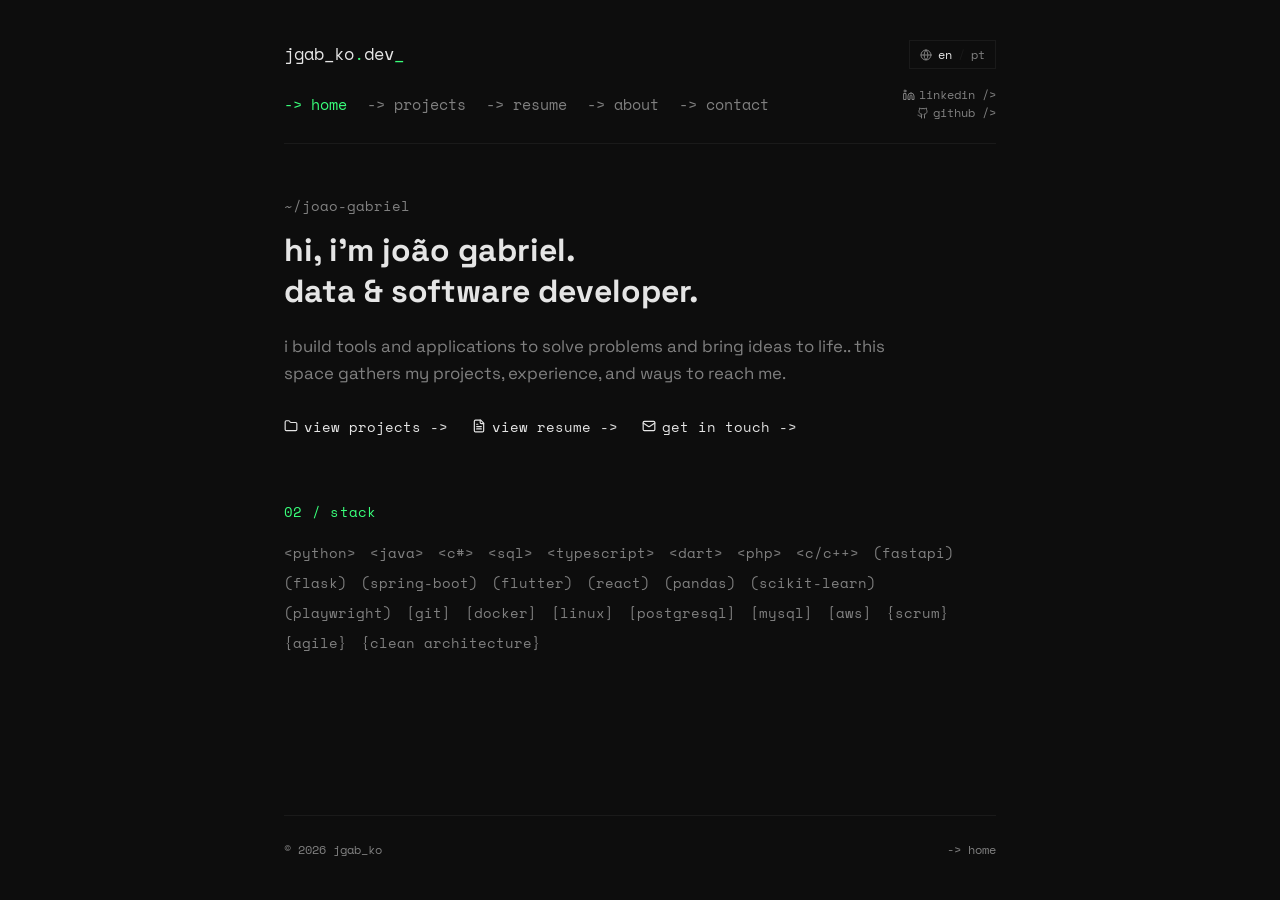
<file: index.html>
<!DOCTYPE html>
<html lang="en">
<head>
<meta charset="UTF-8">
<meta name="viewport" content="width=device-width, initial-scale=1.0">
<title data-i18n="meta.title.home"> jgabko // portfolio</title>
<meta name="description" data-i18n="meta.desc.home" data-i18n-attr="content" content="portfolio of your name — software developer.">
<link rel="stylesheet" href="style.css">
</head>
<body>

<div class="wrap">

  <header class="site-header">
    
    <div class="header-top enter enter-1">
      <span class="brand">jgab_ko<span class="dot">.</span>dev</span>
      
      <button type="button" class="lang-toggle" aria-label="change language / mudar idioma">
        <svg class="icon icon-globe" viewBox="0 0 24 24" fill="none" stroke="currentColor" stroke-width="2" stroke-linecap="round" stroke-linejoin="round" aria-hidden="true"><circle cx="12" cy="12" r="10"/><path d="M12 2a14.5 14.5 0 0 0 0 20 14.5 14.5 0 0 0 0-20"/><path d="M2 12h20"/></svg>
        <span class="lang-opt" data-lang-set="en">en</span><span class="lang-sep">/</span><span class="lang-opt" data-lang-set="pt">pt</span>
      </button>
    </div>
    
    <div class="header-bottom enter enter-2">
      <nav class="nav-item-list" aria-label="main navigation">
        <a href="index.html" class="nav-item" aria-current="page" data-i18n="nav.home">-> home</a>
        <a href="projetos.html" class="nav-item" data-i18n="nav.projects">-> projects</a>
        <a href="curriculo.html" class="nav-item" data-i18n="nav.resume">-> resume</a>
        <a href="sobre.html" class="nav-item" data-i18n="nav.about">-> about</a>
        <a href="contato.html" class="nav-item" data-i18n="nav.contact">-> contact</a>
      </nav>

      <div class="header-socials">
        <a href="https://www.linkedin.com/in/jgabrielkochla/" class="nav-ext hover-lift" target="_blank" rel="noopener"><svg class="icon" viewBox="0 0 24 24" fill="none" stroke="currentColor" stroke-width="2" stroke-linecap="round" stroke-linejoin="round" aria-hidden="true"><path d="M16 8a6 6 0 0 1 6 6v7h-4v-7a2 2 0 0 0-2-2 2 2 0 0 0-2 2v7h-4v-7a6 6 0 0 1 6-6z"/><rect width="4" height="12" x="2" y="9"/><circle cx="4" cy="4" r="2"/></svg>linkedin /></a>
        <a href="https://github.com/jgabko" class="nav-ext hover-lift" target="_blank" rel="noopener"><svg class="icon" viewBox="0 0 24 24" fill="none" stroke="currentColor" stroke-width="2" stroke-linecap="round" stroke-linejoin="round" aria-hidden="true"><path d="M15 22v-4a4.8 4.8 0 0 0-1-3.5c3 0 6-2 6-5.5.08-1.25-.27-2.48-1-3.5.28-1.15.28-2.35 0-3.5 0 0-1 0-3 1.5-2.64-.5-5.36-.5-8 0C6 2 5 2 5 2c-.3 1.15-.3 2.35 0 3.5A5.403 5.403 0 0 0 4 9c0 3.5 3 5.5 6 5.5-.39.49-.68 1.05-.85 1.65-.17.6-.22 1.23-.15 1.85v4"/><path d="M9 18c-4.51 2-5-2-7-2"/></svg>github /></a>
      </div>
    </div>

  </header>

  <main>
    <section class="hero">
      <span class="eyebrow enter enter-2" data-i18n="home.eyebrow">~/your-name</span>
      <h1 class="enter enter-3" data-i18n="home.heroTitle" data-i18n-html>hi, i'm your name.<br>software developer.</h1>
      <p class="lede enter enter-4" data-i18n="home.lede">
        i build tools and applications focused on automation, data, and lean interfaces. this space gathers my projects, experience, and ways to reach me.
      </p>
      <div class="home-links enter enter-5">
        <a href="projetos.html" class="hover-lift"><svg class="icon" viewBox="0 0 24 24" fill="none" stroke="currentColor" stroke-width="2" stroke-linecap="round" stroke-linejoin="round" aria-hidden="true"><path d="M20 20a2 2 0 0 0 2-2V8a2 2 0 0 0-2-2h-7.9a2 2 0 0 1-1.69-.9L9.6 3.9A2 2 0 0 0 7.93 3H4a2 2 0 0 0-2 2v13a2 2 0 0 0 2 2Z"/></svg><span data-i18n="home.linkProjects">view projects -></span></a>
        <a href="curriculo.html" class="hover-lift"><svg class="icon" viewBox="0 0 24 24" fill="none" stroke="currentColor" stroke-width="2" stroke-linecap="round" stroke-linejoin="round" aria-hidden="true"><path d="M15 2H6a2 2 0 0 0-2 2v16a2 2 0 0 0 2 2h12a2 2 0 0 0 2-2V7Z"/><path d="M14 2v4a2 2 0 0 0 2 2h4"/><path d="M10 9H8"/><path d="M16 13H8"/><path d="M16 17H8"/></svg><span data-i18n="home.linkResume">view resume -></span></a>
        <a href="contato.html" class="hover-lift"><svg class="icon" viewBox="0 0 24 24" fill="none" stroke="currentColor" stroke-width="2" stroke-linecap="round" stroke-linejoin="round" aria-hidden="true"><rect width="20" height="16" x="2" y="4" rx="2"/><path d="m22 7-8.97 5.7a1.94 1.94 0 0 1-2.06 0L2 7"/></svg><span data-i18n="home.linkContact">get in touch -></span></a>
      </div>
    </section>

    <section data-animate>
      <h2><span class="idx" data-i18n="home.stackHeading">02 / stack</span></h2>
      <div class="tags" data-animate-group>
        <span data-animate="scale">&lt;python&gt;</span>
        <span data-animate="scale">&lt;java&gt;</span>
        <span data-animate="scale">&lt;c#&gt;</span>
        <span data-animate="scale">&lt;sql&gt;</span>
        <span data-animate="scale">&lt;typescript&gt;</span>
        <span data-animate="scale">&lt;dart&gt;</span>
        <span data-animate="scale">&lt;php&gt;</span>
        <span data-animate="scale">&lt;c/c++&gt;</span>
        <span data-animate="scale">(fastapi)</span>
        <span data-animate="scale">(flask)</span>
        <span data-animate="scale">(spring-boot)</span>
        <span data-animate="scale">(flutter)</span>
        <span data-animate="scale">(react)</span>
        <span data-animate="scale">(pandas)</span>
        <span data-animate="scale">(scikit-learn)</span>
        <span data-animate="scale">(playwright)</span>
        <span data-animate="scale">[git]</span>
        <span data-animate="scale">[docker]</span>
        <span data-animate="scale">[linux]</span>
        <span data-animate="scale">[postgresql]</span>
        <span data-animate="scale">[mysql]</span>
        <span data-animate="scale">[aws]</span>
        <span data-animate="scale">{scrum}</span>
        <span data-animate="scale">{agile}</span>
        <span data-animate="scale">{clean architecture}</span>
      </div>
    </section>
  </main>

  <footer class="site-footer">
    <span>&copy; 2026 jgab_ko</span>
    <a href="index.html" data-i18n="footer.backHome">-> home</a>
  </footer>

</div>

<script src="script.js"></script>
</body>
</html>
</file>
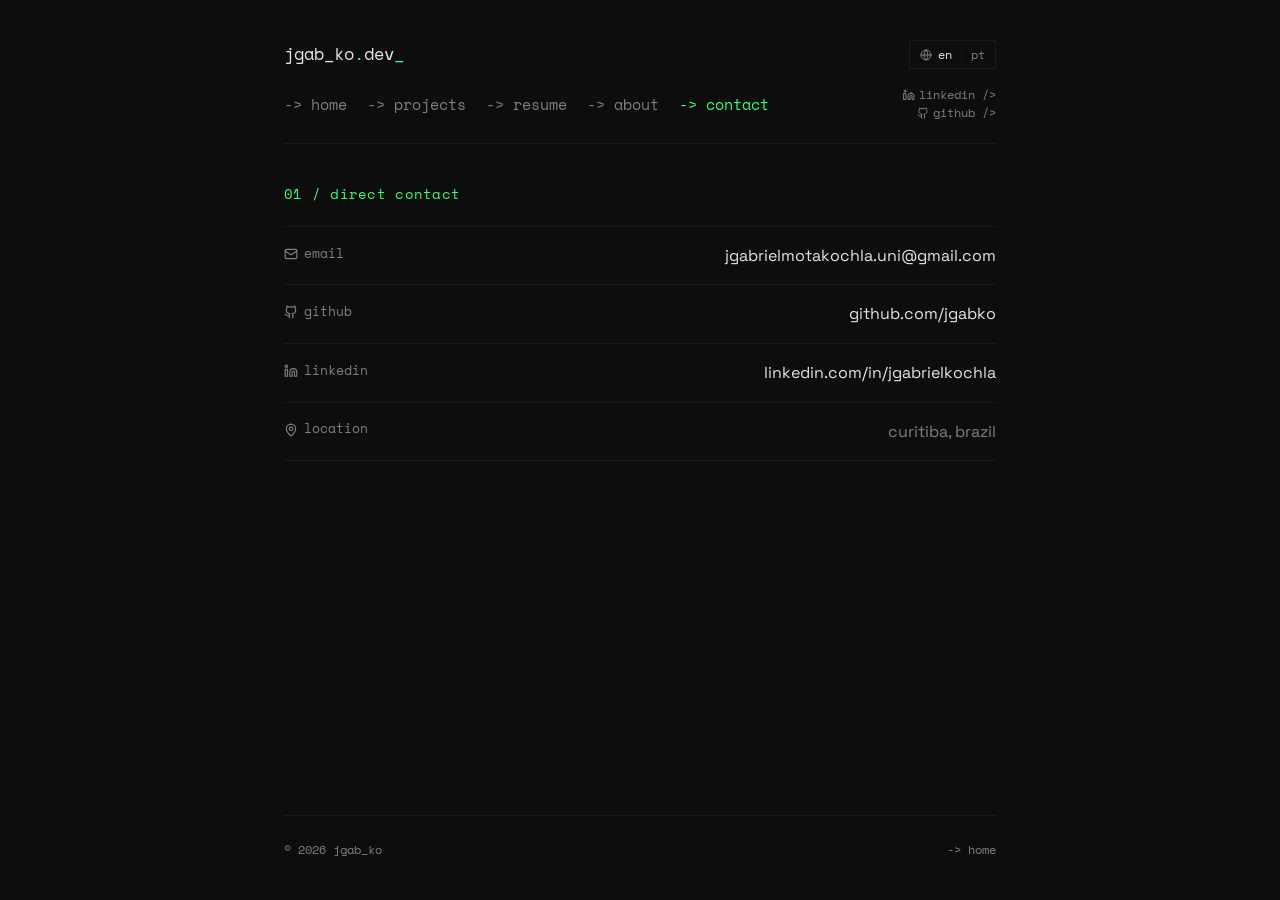
<file: contato.html>
<!DOCTYPE html>
<html lang="en">
<head>
<meta charset="UTF-8">
<meta name="viewport" content="width=device-width, initial-scale=1.0">
<title data-i18n="meta.title.contact">contact // joão gabriel </title>
<link rel="stylesheet" href="style.css">
</head>
<body>

<div class="wrap">

  <header class="site-header">
    
    <div class="header-top enter enter-1">
      <span class="brand">jgab_ko<span class="dot">.</span>dev</span>
      
      <button type="button" class="lang-toggle" aria-label="change language / mudar idioma">
        <svg class="icon icon-globe" viewBox="0 0 24 24" fill="none" stroke="currentColor" stroke-width="2" stroke-linecap="round" stroke-linejoin="round" aria-hidden="true"><circle cx="12" cy="12" r="10"/><path d="M12 2a14.5 14.5 0 0 0 0 20 14.5 14.5 0 0 0 0-20"/><path d="M2 12h20"/></svg>
        <span class="lang-opt" data-lang-set="en">en</span><span class="lang-sep">/</span><span class="lang-opt" data-lang-set="pt">pt</span>
      </button>
    </div>
    
    <div class="header-bottom enter enter-2">
      <nav class="nav-item-list" aria-label="main navigation">
        <a href="index.html" class="nav-item" data-i18n="nav.home">-> home</a>
        <a href="projetos.html" class="nav-item" data-i18n="nav.projects">-> projects</a>
        <a href="curriculo.html" class="nav-item" data-i18n="nav.resume">-> resume</a>
        <a href="sobre.html" class="nav-item" data-i18n="nav.about">-> about</a>
        <a href="contato.html" class="nav-item" aria-current="page" data-i18n="nav.contact">-> contact</a>
      </nav>

      <div class="header-socials">
        <a href="https://www.linkedin.com/in/jgabrielkochla/" class="nav-ext hover-lift" target="_blank" rel="noopener"><svg class="icon" viewBox="0 0 24 24" fill="none" stroke="currentColor" stroke-width="2" stroke-linecap="round" stroke-linejoin="round" aria-hidden="true"><path d="M16 8a6 6 0 0 1 6 6v7h-4v-7a2 2 0 0 0-2-2 2 2 0 0 0-2 2v7h-4v-7a6 6 0 0 1 6-6z"/><rect width="4" height="12" x="2" y="9"/><circle cx="4" cy="4" r="2"/></svg>linkedin /></a>
        <a href="https://github.com/jgabko" class="nav-ext hover-lift" target="_blank" rel="noopener"><svg class="icon" viewBox="0 0 24 24" fill="none" stroke="currentColor" stroke-width="2" stroke-linecap="round" stroke-linejoin="round" aria-hidden="true"><path d="M15 22v-4a4.8 4.8 0 0 0-1-3.5c3 0 6-2 6-5.5.08-1.25-.27-2.48-1-3.5.28-1.15.28-2.35 0-3.5 0 0-1 0-3 1.5-2.64-.5-5.36-.5-8 0C6 2 5 2 5 2c-.3 1.15-.3 2.35 0 3.5A5.403 5.403 0 0 0 4 9c0 3.5 3 5.5 6 5.5-.39.49-.68 1.05-.85 1.65-.17.6-.22 1.23-.15 1.85v4"/><path d="M9 18c-4.51 2-5-2-7-2"/></svg>github /></a>
      </div>
    </div>

  </header>

  <main>
    <section class="enter enter-3">
      <h2><span class="idx" data-i18n="contact.heading">01 / direct contact</span></h2>
      <div class="contact-list" data-animate-group>
        <div class="contact-item" data-animate>
          <span class="contact-label"><svg class="icon" viewBox="0 0 24 24" fill="none" stroke="currentColor" stroke-width="2" stroke-linecap="round" stroke-linejoin="round" aria-hidden="true"><rect width="20" height="16" x="2" y="4" rx="2"/><path d="m22 7-8.97 5.7a1.94 1.94 0 0 1-2.06 0L2 7"/></svg> email</span>
          <a class="contact-value" href="mailto:jgabrielmotakochla.uni@gmail.com">jgabrielmotakochla.uni@gmail.com</a>
        </div>
        <div class="contact-item" data-animate>
          <span class="contact-label"><svg class="icon" viewBox="0 0 24 24" fill="none" stroke="currentColor" stroke-width="2" stroke-linecap="round" stroke-linejoin="round" aria-hidden="true"><path d="M15 22v-4a4.8 4.8 0 0 0-1-3.5c3 0 6-2 6-5.5.08-1.25-.27-2.48-1-3.5.28-1.15.28-2.35 0-3.5 0 0-1 0-3 1.5-2.64-.5-5.36-.5-8 0C6 2 5 2 5 2c-.3 1.15-.3 2.35 0 3.5A5.403 5.403 0 0 0 4 9c0 3.5 3 5.5 6 5.5-.39.49-.68 1.05-.85 1.65-.17.6-.22 1.23-.15 1.85v4"/><path d="M9 18c-4.51 2-5-2-7-2"/></svg> github</span>
          <a class="contact-value" href="https://github.com/jgabko" target="_blank" rel="noopener">github.com/jgabko</a>
        </div>
        <div class="contact-item" data-animate>
          <span class="contact-label"><svg class="icon" viewBox="0 0 24 24" fill="none" stroke="currentColor" stroke-width="2" stroke-linecap="round" stroke-linejoin="round" aria-hidden="true"><path d="M16 8a6 6 0 0 1 6 6v7h-4v-7a2 2 0 0 0-2-2 2 2 0 0 0-2 2v7h-4v-7a6 6 0 0 1 6-6z"/><rect width="4" height="12" x="2" y="9"/><circle cx="4" cy="4" r="2"/></svg> linkedin</span>
          <a class="contact-value" href="https://www.linkedin.com/in/jgabrielkochla/" target="_blank" rel="noopener">linkedin.com/in/jgabrielkochla</a>
        </div>
        <div class="contact-item" data-animate>
          <span class="contact-label"><svg class="icon" viewBox="0 0 24 24" fill="none" stroke="currentColor" stroke-width="2" stroke-linecap="round" stroke-linejoin="round" aria-hidden="true"><path d="M20 10c0 4.993-5.539 10.193-7.399 11.799a1 1 0 0 1-1.202 0C9.539 20.193 4 14.993 4 10a8 8 0 0 1 16 0"/><circle cx="12" cy="10" r="3"/></svg> <span data-i18n="contact.labelLocation">location</span></span>
          <span class="contact-value muted" data-i18n="contact.valueLocation">Curitiba, Brazil</span>
        </div>
      </div>
    </section>

    <!--
    <section data-animate>
      <h2><span class="idx" data-i18n="contact.formHeading">02 / send a message</span></h2>
      <p class="muted" style="max-width:60ch" data-i18n="contact.formIntro">
        the form below opens your email app with the message pre-filled — there's no backend on this page.
      </p>
      <form class="contact-form" action="mailto:jgabrielmotakochla.uni@gmail.com" method="post" enctype="text/plain">
        <div class="field">
          <label for="nome" data-i18n="contact.labelName">name</label>
          <input type="text" id="nome" name="nome" required>
        </div>
        <div class="field">
          <label for="email" data-i18n="contact.labelYourEmail">your email</label>
          <input type="email" id="email" name="email" required>
        </div>
        <div class="field">
          <label for="mensagem" data-i18n="contact.labelMessage">message</label>
          <textarea id="mensagem" name="mensagem" required></textarea>
        </div>
        <button type="submit" class="submit-btn"><svg class="icon" viewBox="0 0 24 24" fill="none" stroke="currentColor" stroke-width="2" stroke-linecap="round" stroke-linejoin="round" aria-hidden="true"><path d="M14.536 21.686a.5.5 0 0 0 .937-.024l6.5-19a.496.496 0 0 0-.635-.635l-19 6.5a.5.5 0 0 0-.024.937l7.93 3.18a2 2 0 0 1 1.112 1.11z"/><path d="m21.854 2.147-10.94 10.939"/></svg> <span data-i18n="contact.submit">send -></span></button>
      </form>
    </section>
    -->
  </main>

  <footer class="site-footer">
    <span>&copy; 2026 jgab_ko</span>
    <a href="index.html" data-i18n="footer.backHome">-> home</a>
  </footer>

</div>

<script src="script.js"></script>
</body>
</html>
</file>
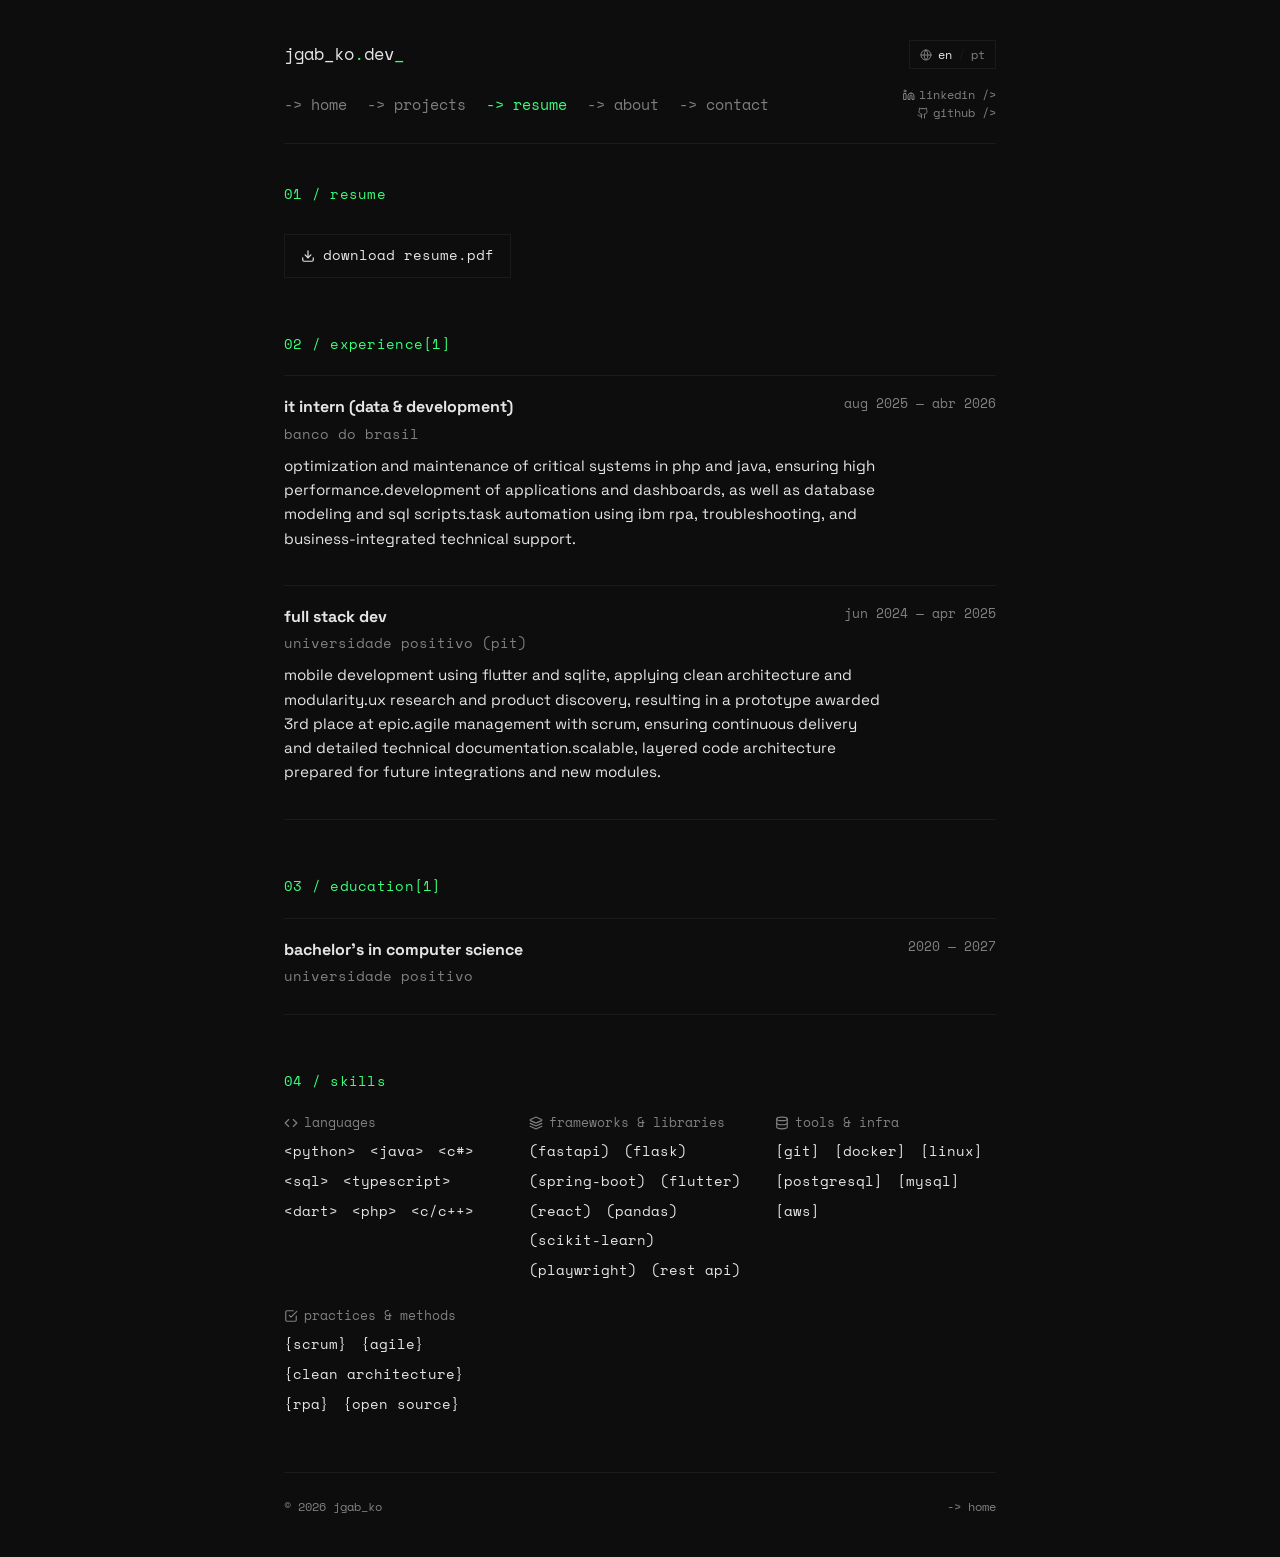
<file: curriculo.html>
<!DOCTYPE html>
<html lang="en">
<head>
<meta charset="UTF-8">
<meta name="viewport" content="width=device-width, initial-scale=1.0">
<title data-i18n="meta.title.resume">resume // joão gabriel </title>
<link rel="stylesheet" href="style.css">
</head>
<body>

<div class="wrap">

  <header class="site-header">
    
    <div class="header-top enter enter-1">
      <span class="brand">jgab_ko<span class="dot">.</span>dev</span>
      
      <button type="button" class="lang-toggle" aria-label="change language / mudar idioma">
        <svg class="icon icon-globe" viewBox="0 0 24 24" fill="none" stroke="currentColor" stroke-width="2" stroke-linecap="round" stroke-linejoin="round" aria-hidden="true"><circle cx="12" cy="12" r="10"/><path d="M12 2a14.5 14.5 0 0 0 0 20 14.5 14.5 0 0 0 0-20"/><path d="M2 12h20"/></svg>
        <span class="lang-opt" data-lang-set="en">en</span><span class="lang-sep">/</span><span class="lang-opt" data-lang-set="pt">pt</span>
      </button>
    </div>
    
    <div class="header-bottom enter enter-2">
      <nav class="nav-item-list" aria-label="main navigation">
        <a href="index.html" class="nav-item" data-i18n="nav.home">-> home</a>
        <a href="projetos.html" class="nav-item" data-i18n="nav.projects">-> projects</a>
        <a href="curriculo.html" class="nav-item" aria-current="page" data-i18n="nav.resume">-> resume</a>
        <a href="sobre.html" class="nav-item" data-i18n="nav.about">-> about</a>
        <a href="contato.html" class="nav-item" data-i18n="nav.contact">-> contact</a>
      </nav>

      <div class="header-socials">
        <a href="https://www.linkedin.com/in/jgabrielkochla/" class="nav-ext hover-lift" target="_blank" rel="noopener"><svg class="icon" viewBox="0 0 24 24" fill="none" stroke="currentColor" stroke-width="2" stroke-linecap="round" stroke-linejoin="round" aria-hidden="true"><path d="M16 8a6 6 0 0 1 6 6v7h-4v-7a2 2 0 0 0-2-2 2 2 0 0 0-2 2v7h-4v-7a6 6 0 0 1 6-6z"/><rect width="4" height="12" x="2" y="9"/><circle cx="4" cy="4" r="2"/></svg>linkedin /></a>
        <a href="https://github.com/jgabko" class="nav-ext hover-lift" target="_blank" rel="noopener"><svg class="icon" viewBox="0 0 24 24" fill="none" stroke="currentColor" stroke-width="2" stroke-linecap="round" stroke-linejoin="round" aria-hidden="true"><path d="M15 22v-4a4.8 4.8 0 0 0-1-3.5c3 0 6-2 6-5.5.08-1.25-.27-2.48-1-3.5.28-1.15.28-2.35 0-3.5 0 0-1 0-3 1.5-2.64-.5-5.36-.5-8 0C6 2 5 2 5 2c-.3 1.15-.3 2.35 0 3.5A5.403 5.403 0 0 0 4 9c0 3.5 3 5.5 6 5.5-.39.49-.68 1.05-.85 1.65-.17.6-.22 1.23-.15 1.85v4"/><path d="M9 18c-4.51 2-5-2-7-2"/></svg>github /></a>
      </div>
    </div>

  </header>

  <main>
    <section class="enter enter-3">
      <h2><span class="idx" data-i18n="resume.heading">01 / resume</span></h2>
      <a class="download-cta hover-lift" href="CV_JGMK_EN_26.pdf" download><svg class="icon" viewBox="0 0 24 24" fill="none" stroke="currentColor" stroke-width="2" stroke-linecap="round" stroke-linejoin="round" aria-hidden="true"><path d="M12 15V3"/><path d="M3 15v4a2 2 0 0 0 2 2h14a2 2 0 0 0 2-2v-4"/><path d="m7 10 5 5 5-5"/></svg> <span data-i18n="resume.download">download resume.pdf</span></a>
    </section>

    <section data-animate data-animate-group>
      <h2><span class="idx" data-i18n="resume.expHeading">02 / experience[2]</span></h2>

      <div class="entry" data-animate>
        <div class="entry-head">
          <span class="entry-title" data-i18n="resume.job1Title">it intern (data & software support)</span>
          <span class="entry-date" data-i18n="resume.job1Date">jul 2025 — abr 2026</span>
        </div>
        <span class="entry-org" data-i18n="resume.job1Org">banco do brasil</span>
        <p class="entry-desc" data-i18n="resume.job1Desc">
          critical support engineering for legacy systems (java/php), database management and data analytics (mysql/linux), and rapid incident resolution for corporate web applications.
        </p>
      </div>

      <div class="entry" data-animate>
        <div class="entry-head">
          <span class="entry-title" data-i18n="resume.job2Title">full stack dev</span>
          <span class="entry-date" data-i18n="resume.job2Date">jun 2024 — apr 2025</span>
        </div>
        <span class="entry-org" data-i18n="resume.job2Org">universidade positivo (pit)</span>
        <p class="entry-desc" data-i18n="resume.job2Desc">
          led the development of an award-winning multi-platform solution (3rd place in innovation), designing optimized database schemas and managing the agile lifecycle.
        </p>
      </div>
    </section>

    <section data-animate>
      <h2><span class="idx" data-i18n="resume.eduHeading">03 / education[1]</span></h2>

      <div class="entry">
        <div class="entry-head">
          <span class="entry-title" data-i18n="resume.eduTitle">bachelor's in computer science</span>
          <span class="entry-date" data-i18n="resume.eduDate">2020 — 2027 (expected)</span>
        </div>
        <span class="entry-org" data-i18n="resume.eduOrg">universidade positivo</span>
      </div>
    </section>

    <section data-animate>
      <h2><span class="idx" data-i18n="resume.skillsHeading">04 / skills</span></h2>
      <div class="skill-groups" data-animate-group>
        <div class="skill-group" data-animate="slide-left">
          <h3><svg class="icon" viewBox="0 0 24 24" fill="none" stroke="currentColor" stroke-width="2" stroke-linecap="round" stroke-linejoin="round" aria-hidden="true"><path d="m16 18 6-6-6-6"/><path d="m8 6-6 6 6 6"/></svg> <span data-i18n="resume.skillsLang">languages</span></h3>
          <div class="tags">
            <span>&lt;python&gt;</span>
            <span>&lt;java&gt;</span>
            <span>&lt;c#&gt;</span>
            <span>&lt;sql&gt;</span>
            <span>&lt;typescript&gt;</span>
            <span>&lt;dart&gt;</span>
            <span>&lt;php&gt;</span>
            <span>&lt;c/c++&gt;</span>
          </div>
        </div>
        <div class="skill-group" data-animate="slide-left">
          <h3><svg class="icon" viewBox="0 0 24 24" fill="none" stroke="currentColor" stroke-width="2" stroke-linecap="round" stroke-linejoin="round" aria-hidden="true"><path d="m12.83 2.18a2 2 0 0 0-1.66 0L2.6 6.08a1 1 0 0 0 0 1.83l8.58 3.91a2 2 0 0 0 1.66 0l8.58-3.9a1 1 0 0 0 0-1.83Z"/><path d="m22 17.65-9.17 4.16a2 2 0 0 1-1.66 0L2 17.65"/><path d="m22 12.65-9.17 4.16a2 2 0 0 1-1.66 0L2 12.65"/></svg> <span data-i18n="resume.skillsFrameworks">frameworks & libraries</span></h3>
          <div class="tags">
            <span>(fastapi)</span>
            <span>(flask)</span>
            <span>(spring-boot)</span>
            <span>(flutter)</span>
            <span>(react)</span>
            <span>(pandas)</span>
            <span>(scikit-learn)</span>
            <span>(playwright)</span>
            <span>(rest api)</span>
          </div>
        </div>
        <div class="skill-group" data-animate="slide-left">
          <h3><svg class="icon" viewBox="0 0 24 24" fill="none" stroke="currentColor" stroke-width="2" stroke-linecap="round" stroke-linejoin="round" aria-hidden="true"><ellipse cx="12" cy="5" rx="9" ry="3"/><path d="M3 5V19A9 3 0 0 0 21 19V5"/><path d="M3 12A9 3 0 0 0 21 12"/></svg> <span data-i18n="resume.skillsTools">tools & infra</span></h3>
          <div class="tags">
            <span>[git]</span>
            <span>[docker]</span>
            <span>[linux]</span>
            <span>[postgresql]</span>
            <span>[mysql]</span>
            <span>[aws]</span>
          </div>
        </div>
        <div class="skill-group" data-animate="slide-left">
          <h3><svg class="icon" viewBox="0 0 24 24" fill="none" stroke="currentColor" stroke-width="2" stroke-linecap="round" stroke-linejoin="round" aria-hidden="true"><path d="M9 11l3 3L22 4"/><path d="M21 12v7a2 2 0 0 1-2 2H5a2 2 0 0 1-2-2V5a2 2 0 0 1 2-2h11"/></svg> <span data-i18n="resume.skillsPractices">practices & methods</span></h3>
          <div class="tags">
            <span>{scrum}</span>
            <span>{agile}</span>
            <span>{clean architecture}</span>
            <span>{RPA}</span>
            <span>{open source}</span>
          </div>
        </div>
      </div>
    </section>
  </main>

  <footer class="site-footer">
    <span>&copy; 2026 jgab_ko</span>
    <a href="index.html" data-i18n="footer.backHome">-> home</a>
  </footer>

</div>

<script src="script.js"></script>
</body>
</html>
</file>
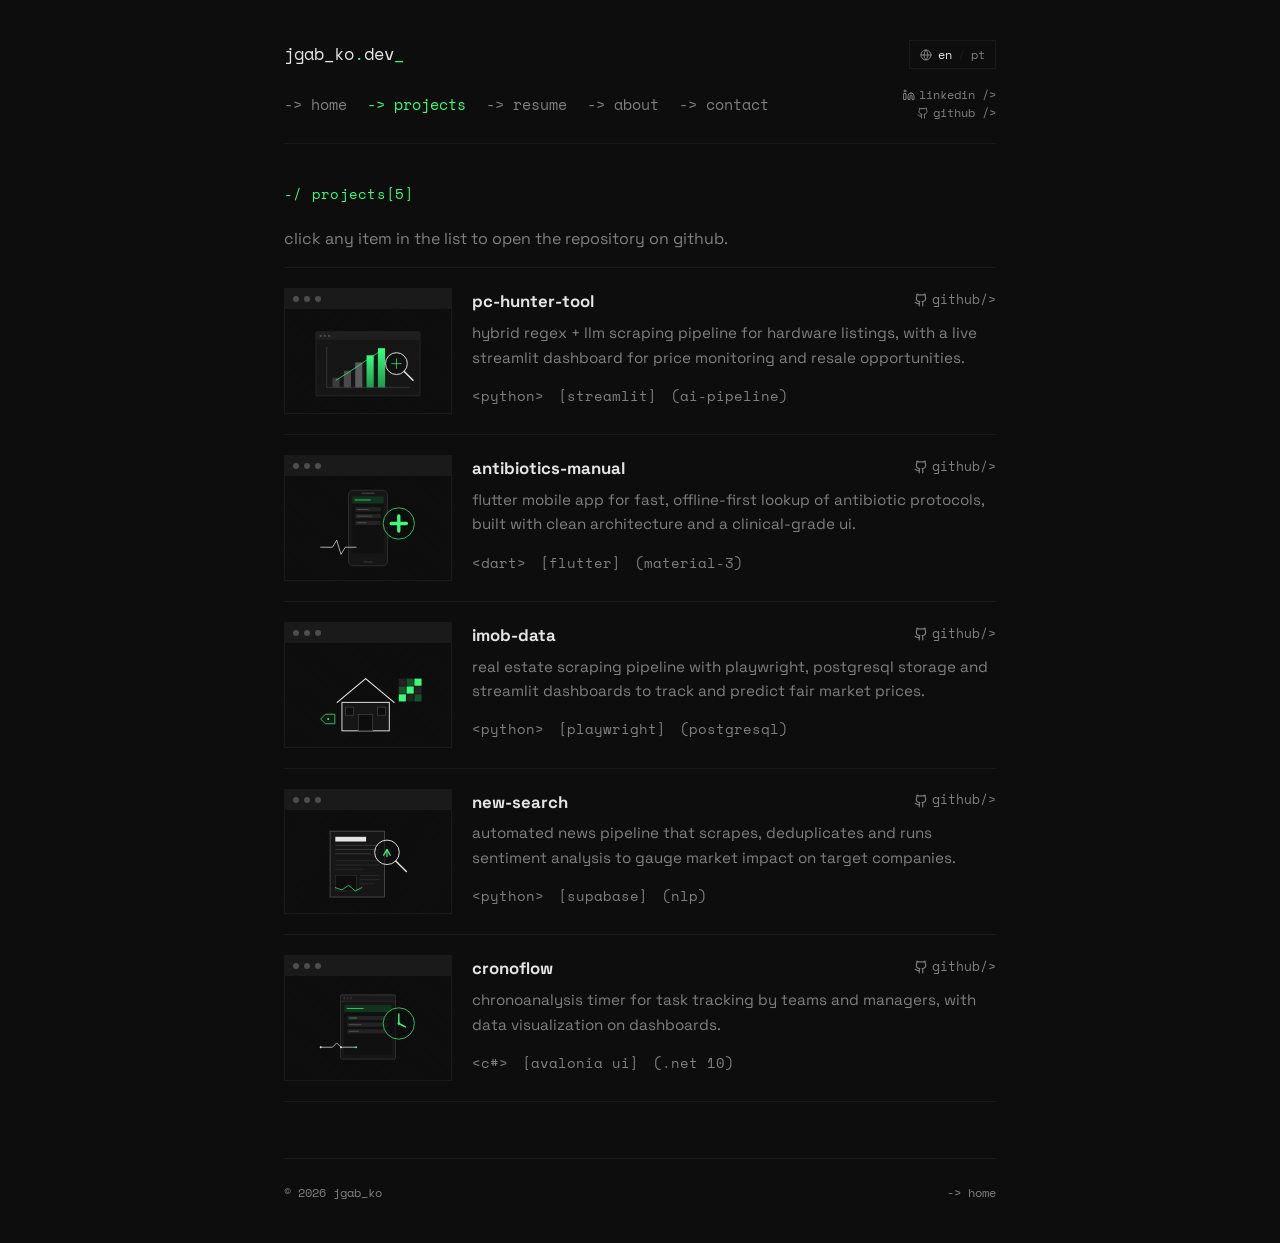
<file: projetos.html>
<!DOCTYPE html>
<html lang="en">
<head>
<meta charset="UTF-8">
<meta name="viewport" content="width=device-width, initial-scale=1.0">
<title data-i18n="meta.title.projects">projects // jgabko </title>
<link rel="stylesheet" href="style.css">
</head>
<body>

<div class="wrap">

  <header class="site-header">
    
    <div class="header-top enter enter-1">
      <span class="brand">jgab_ko<span class="dot">.</span>dev</span>
      
      <button type="button" class="lang-toggle" aria-label="change language / mudar idioma">
        <svg class="icon icon-globe" viewBox="0 0 24 24" fill="none" stroke="currentColor" stroke-width="2" stroke-linecap="round" stroke-linejoin="round" aria-hidden="true"><circle cx="12" cy="12" r="10"/><path d="M12 2a14.5 14.5 0 0 0 0 20 14.5 14.5 0 0 0 0-20"/><path d="M2 12h20"/></svg>
        <span class="lang-opt" data-lang-set="en">en</span><span class="lang-sep">/</span><span class="lang-opt" data-lang-set="pt">pt</span>
      </button>
    </div>
    
    <div class="header-bottom enter enter-2">
      <nav class="nav-item-list" aria-label="main navigation">
        <a href="index.html" class="nav-item" data-i18n="nav.home">-> home</a>
        <a href="projetos.html" class="nav-item" aria-current="page" data-i18n="nav.projects">-> projects</a>
        <a href="curriculo.html" class="nav-item" data-i18n="nav.resume">-> resume</a>
        <a href="sobre.html" class="nav-item" data-i18n="nav.about">-> about</a>
        <a href="contato.html" class="nav-item" data-i18n="nav.contact">-> contact</a>
      </nav>

      <div class="header-socials">
        <a href="https://www.linkedin.com/in/jgabrielkochla/" class="nav-ext hover-lift" target="_blank" rel="noopener"><svg class="icon" viewBox="0 0 24 24" fill="none" stroke="currentColor" stroke-width="2" stroke-linecap="round" stroke-linejoin="round" aria-hidden="true"><path d="M16 8a6 6 0 0 1 6 6v7h-4v-7a2 2 0 0 0-2-2 2 2 0 0 0-2 2v7h-4v-7a6 6 0 0 1 6-6z"/><rect width="4" height="12" x="2" y="9"/><circle cx="4" cy="4" r="2"/></svg>linkedin /></a>
        <a href="https://github.com/jgabko" class="nav-ext hover-lift" target="_blank" rel="noopener"><svg class="icon" viewBox="0 0 24 24" fill="none" stroke="currentColor" stroke-width="2" stroke-linecap="round" stroke-linejoin="round" aria-hidden="true"><path d="M15 22v-4a4.8 4.8 0 0 0-1-3.5c3 0 6-2 6-5.5.08-1.25-.27-2.48-1-3.5.28-1.15.28-2.35 0-3.5 0 0-1 0-3 1.5-2.64-.5-5.36-.5-8 0C6 2 5 2 5 2c-.3 1.15-.3 2.35 0 3.5A5.403 5.403 0 0 0 4 9c0 3.5 3 5.5 6 5.5-.39.49-.68 1.05-.85 1.65-.17.6-.22 1.23-.15 1.85v4"/><path d="M9 18c-4.51 2-5-2-7-2"/></svg>github /></a>
      </div>
    </div>

  </header>

  <main>
    <section>
      <h2 class="enter enter-3"><span class="idx" data-i18n="projects.heading">01 / projects[3]</span></h2>
      <p class="muted enter enter-4" style="max-width:60ch" data-i18n="projects.intro">
        click any item in the list to open the repository on github.
      </p>

      <div class="project-array" data-animate-group>

        <a class="project-item" data-animate href="https://github.com/jgabko/PC_Hunter" target="_blank" rel="noopener">
          <div class="project-media">
            <div class="project-chrome"><span class="dot"></span><span class="dot"></span><span class="dot"></span></div>
            <div class="project-thumb">
              <img src="assets/img/projects/pc-hunter-tool.svg" alt="pc-hunter-tool preview" loading="lazy" onerror="this.remove()">
            </div>
          </div>
          <div class="project-body">
          <div class="project-head">
            <span class="project-name">pc-hunter-tool</span>
            <span class="project-links"><svg class="icon" viewBox="0 0 24 24" fill="none" stroke="currentColor" stroke-width="2" stroke-linecap="round" stroke-linejoin="round" aria-hidden="true"><path d="M15 22v-4a4.8 4.8 0 0 0-1-3.5c3 0 6-2 6-5.5.08-1.25-.27-2.48-1-3.5.28-1.15.28-2.35 0-3.5 0 0-1 0-3 1.5-2.64-.5-5.36-.5-8 0C6 2 5 2 5 2c-.3 1.15-.3 2.35 0 3.5A5.403 5.403 0 0 0 4 9c0 3.5 3 5.5 6 5.5-.39.49-.68 1.05-.85 1.65-.17.6-.22 1.23-.15 1.85v4"/><path d="M9 18c-4.51 2-5-2-7-2"/></svg>github/></span>
          </div>
          <p class="project-desc" data-i18n="projects.desc1">
            structured automation for web scraping and real-time market monitoring.
          </p>
          <div class="tags project-tags">
            <span>&lt;python&gt;</span>
            <span>[streamlit]</span>
            <span>(ai-pipeline)</span>
          </div>
          </div>
        </a>

        <a class="project-item" data-animate href="https://github.com/jgabko/manual_antibioticos_final" target="_blank" rel="noopener">
          <div class="project-media">
            <div class="project-chrome"><span class="dot"></span><span class="dot"></span><span class="dot"></span></div>
            <div class="project-thumb">
              <img src="assets/img/projects/antibiotics-manual.svg" alt="antibiotics-manual preview" loading="lazy" onerror="this.remove()">
            </div>
          </div>
          <div class="project-body">
          <div class="project-head">
            <span class="project-name">antibiotics-manual</span>
            <span class="project-links"><svg class="icon" viewBox="0 0 24 24" fill="none" stroke="currentColor" stroke-width="2" stroke-linecap="round" stroke-linejoin="round" aria-hidden="true"><path d="M15 22v-4a4.8 4.8 0 0 0-1-3.5c3 0 6-2 6-5.5.08-1.25-.27-2.48-1-3.5.28-1.15.28-2.35 0-3.5 0 0-1 0-3 1.5-2.64-.5-5.36-.5-8 0C6 2 5 2 5 2c-.3 1.15-.3 2.35 0 3.5A5.403 5.403 0 0 0 4 9c0 3.5 3 5.5 6 5.5-.39.49-.68 1.05-.85 1.65-.17.6-.22 1.23-.15 1.85v4"/><path d="M9 18c-4.51 2-5-2-7-2"/></svg>github/></span>
          </div>
          <p class="project-desc" data-i18n="projects.desc2">
            digital and algorithmic platform for cataloging and querying medical data.
          </p>
          <div class="tags project-tags">
            <span>&lt;dart&gt;</span>
            <span>[flutter]</span>
            <span>(material-3)</span>
          </div>
          </div>
        </a>

        <a class="project-item" data-animate href="https://github.com/jgabko/ImobData" target="_blank" rel="noopener">
          <div class="project-media">
            <div class="project-chrome"><span class="dot"></span><span class="dot"></span><span class="dot"></span></div>
            <div class="project-thumb">
              <img src="assets/img/projects/imob-data.svg" alt="imob-data preview" loading="lazy" onerror="this.remove()">
            </div>
          </div>
          <div class="project-body">
          <div class="project-head">
            <span class="project-name">imob-data</span>
            <span class="project-links"><svg class="icon" viewBox="0 0 24 24" fill="none" stroke="currentColor" stroke-width="2" stroke-linecap="round" stroke-linejoin="round" aria-hidden="true"><path d="M15 22v-4a4.8 4.8 0 0 0-1-3.5c3 0 6-2 6-5.5.08-1.25-.27-2.48-1-3.5.28-1.15.28-2.35 0-3.5 0 0-1 0-3 1.5-2.64-.5-5.36-.5-8 0C6 2 5 2 5 2c-.3 1.15-.3 2.35 0 3.5A5.403 5.403 0 0 0 4 9c0 3.5 3 5.5 6 5.5-.39.49-.68 1.05-.85 1.65-.17.6-.22 1.23-.15 1.85v4"/><path d="M9 18c-4.51 2-5-2-7-2"/></svg>github/></span>
          </div>
          <p class="project-desc" data-i18n="projects.desc3">
            real estate scraping with playwright and machine learning for price prediction.
          </p>
          <div class="tags project-tags">
            <span>&lt;python&gt;</span>
            <span>[playwright]</span>
            <span>(postgresql)</span>
          </div>
          </div>
        </a>

        <!--
        <a class="project-item" data-animate href="https://github.com/jgabko/PokerHQ" target="_blank" rel="noopener">
          <div class="project-media">
            <div class="project-chrome"><span class="dot"></span><span class="dot"></span><span class="dot"></span></div>
            <div class="project-thumb">
              <img src="assets/img/projects/poker-eq.svg" alt="poker-eq preview" loading="lazy" onerror="this.remove()">
            </div>
          </div>
          <div class="project-body">
          <div class="project-head">
            <span class="project-name">poker-eq</span>
            <span class="project-links"><svg class="icon" viewBox="0 0 24 24" fill="none" stroke="currentColor" stroke-width="2" stroke-linecap="round" stroke-linejoin="round" aria-hidden="true"><path d="M15 22v-4a4.8 4.8 0 0 0-1-3.5c3 0 6-2 6-5.5.08-1.25-.27-2.48-1-3.5.28-1.15.28-2.35 0-3.5 0 0-1 0-3 1.5-2.64-.5-5.36-.5-8 0C6 2 5 2 5 2c-.3 1.15-.3 2.35 0 3.5A5.403 5.403 0 0 0 4 9c0 3.5 3 5.5 6 5.5-.39.49-.68 1.05-.85 1.65-.17.6-.22 1.23-.15 1.85v4"/><path d="M9 18c-4.51 2-5-2-7-2"/></svg>github/></span>
          </div>
          <p class="project-desc" data-i18n="projects.desc4">
            poker equity calculator built with monte carlo simulation algorithms.
          </p>
          <div class="tags project-tags">
            <span>&lt;python&gt;</span>
            <span>[fastapi]</span>
            <span>(monte-carlo)</span>
          </div>
          </div>
        </a>
        -->
        <a class="project-item" data-animate href="https://github.com/jgabko/NewsSearch" target="_blank" rel="noopener">
          <div class="project-media">
            <div class="project-chrome"><span class="dot"></span><span class="dot"></span><span class="dot"></span></div>
            <div class="project-thumb">
              <img src="assets/img/projects/new-search.svg" alt="new-search preview" loading="lazy" onerror="this.remove()">
            </div>
          </div>
          <div class="project-body">
          <div class="project-head">
            <span class="project-name">new-search</span>
            <span class="project-links"><svg class="icon" viewBox="0 0 24 24" fill="none" stroke="currentColor" stroke-width="2" stroke-linecap="round" stroke-linejoin="round" aria-hidden="true"><path d="M15 22v-4a4.8 4.8 0 0 0-1-3.5c3 0 6-2 6-5.5.08-1.25-.27-2.48-1-3.5.28-1.15.28-2.35 0-3.5 0 0-1 0-3 1.5-2.64-.5-5.36-.5-8 0C6 2 5 2 5 2c-.3 1.15-.3 2.35 0 3.5A5.403 5.403 0 0 0 4 9c0 3.5 3 5.5 6 5.5-.39.49-.68 1.05-.85 1.65-.17.6-.22 1.23-.15 1.85v4"/><path d="M9 18c-4.51 2-5-2-7-2"/></svg>github/></span>
          </div>
          <p class="project-desc" data-i18n="projects.desc5">
            news scraper and market sentiment analyzer for corporate evaluation.
          </p>
          <div class="tags project-tags">
            <span>&lt;python&gt;</span>
            <span>[supabase]</span>
            <span>(nlp)</span>
          </div>
          </div>
        </a>


        <a class="project-item" data-animate href="https://github.com/jgabko/CronoFlow" target="_blank" rel="noopener">
          <div class="project-media">
            <div class="project-chrome"><span class="dot"></span><span class="dot"></span><span class="dot"></span></div>
            <div class="project-thumb">
              <img src="assets/img/projects/cronoflow.svg" alt="cronoflow-eq preview" loading="lazy" onerror="this.remove()">
            </div>
          </div>
          <div class="project-body">
          <div class="project-head">
            <span class="project-name">cronoflow</span>
            <span class="project-links"><svg class="icon" viewBox="0 0 24 24" fill="none" stroke="currentColor" stroke-width="2" stroke-linecap="round" stroke-linejoin="round" aria-hidden="true"><path d="M15 22v-4a4.8 4.8 0 0 0-1-3.5c3 0 6-2 6-5.5.08-1.25-.27-2.48-1-3.5.28-1.15.28-2.35 0-3.5 0 0-1 0-3 1.5-2.64-.5-5.36-.5-8 0C6 2 5 2 5 2c-.3 1.15-.3 2.35 0 3.5A5.403 5.403 0 0 0 4 9c0 3.5 3 5.5 6 5.5-.39.49-.68 1.05-.85 1.65-.17.6-.22 1.23-.15 1.85v4"/><path d="M9 18c-4.51 2-5-2-7-2"/></svg>github/></span>
          </div>
          <p class="project-desc" data-i18n="projects.desc6">
            Chronoanalysis timer for task tracking by teams and managers, with data visualization on dashboards.
          </p>
          <div class="tags project-tags">
            <span>&lt;C#&gt;</span>
            <span>[Avalonia UI]</span>
            <span>(.NET 10)</span>
          </div>
          </div>
        </a>

      </div>
    </section>
  </main>

  <footer class="site-footer">
    <span>&copy; 2026 jgab_ko</span>
    <a href="index.html" data-i18n="footer.backHome">-> home</a>
  </footer>

</div>

<script src="script.js"></script>
</body>
</html>
</file>
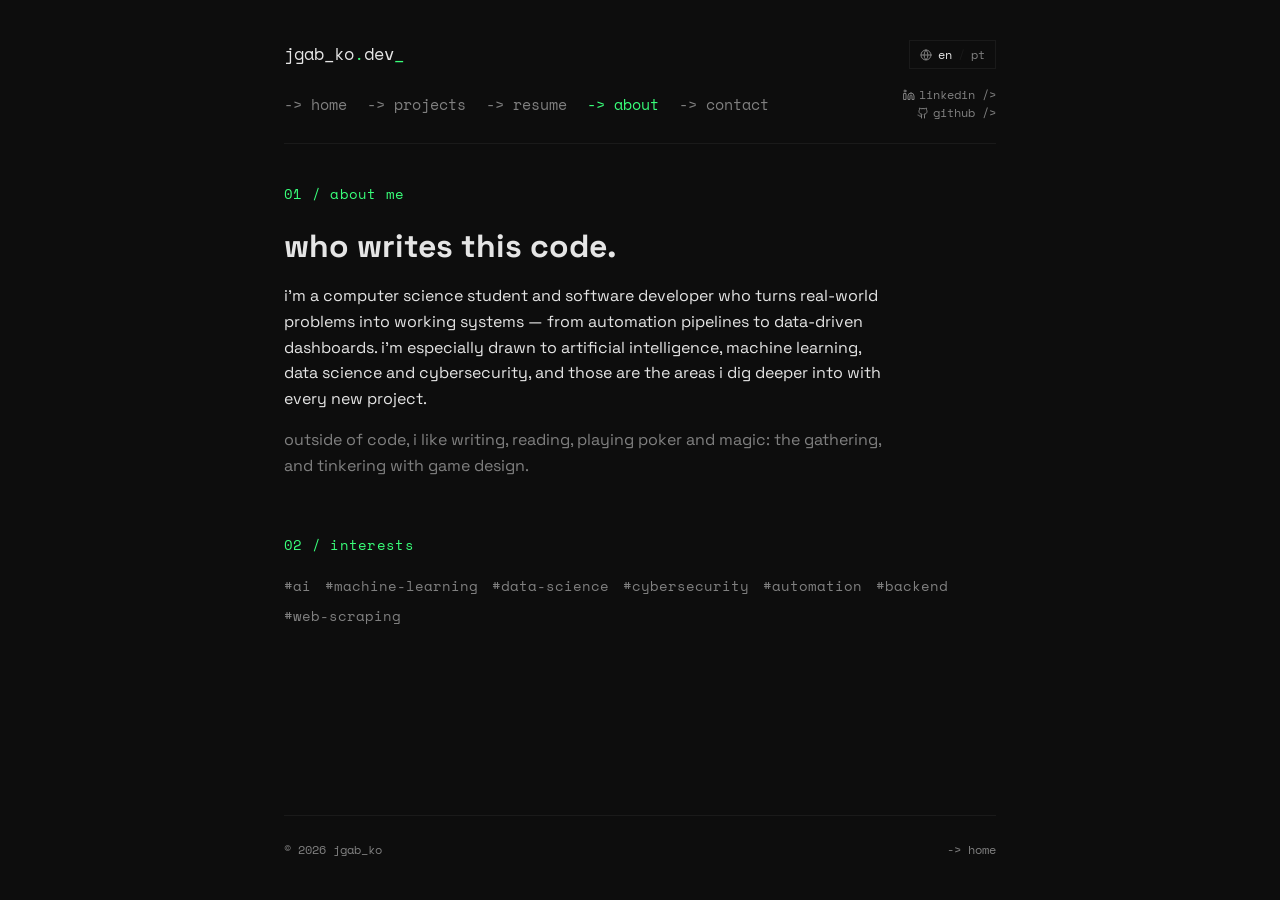
<file: sobre.html>
<!DOCTYPE html>
<html lang="en">
<head>
<meta charset="UTF-8">
<meta name="viewport" content="width=device-width, initial-scale=1.0">
<title data-i18n="meta.title.about">about // joão gabriel </title>
<link rel="stylesheet" href="style.css">
</head>
<body>

<div class="wrap">

  <header class="site-header">
    
    <div class="header-top enter enter-1">
      <span class="brand">jgab_ko<span class="dot">.</span>dev</span>
      
      <button type="button" class="lang-toggle" aria-label="change language / mudar idioma">
        <svg class="icon icon-globe" viewBox="0 0 24 24" fill="none" stroke="currentColor" stroke-width="2" stroke-linecap="round" stroke-linejoin="round" aria-hidden="true"><circle cx="12" cy="12" r="10"/><path d="M12 2a14.5 14.5 0 0 0 0 20 14.5 14.5 0 0 0 0-20"/><path d="M2 12h20"/></svg>
        <span class="lang-opt" data-lang-set="en">en</span><span class="lang-sep">/</span><span class="lang-opt" data-lang-set="pt">pt</span>
      </button>
    </div>
    
    <div class="header-bottom enter enter-2">
      <nav class="nav-item-list" aria-label="main navigation">
        <a href="index.html" class="nav-item" data-i18n="nav.home">-> home</a>
        <a href="projetos.html" class="nav-item" data-i18n="nav.projects">-> projects</a>
        <a href="curriculo.html" class="nav-item" data-i18n="nav.resume">-> resume</a>
        <a href="sobre.html" class="nav-item" aria-current="page" data-i18n="nav.about">-> about</a>
        <a href="contato.html" class="nav-item" data-i18n="nav.contact">-> contact</a>
      </nav>

      <div class="header-socials">
        <a href="https://www.linkedin.com/in/jgabrielkochla/" class="nav-ext hover-lift" target="_blank" rel="noopener"><svg class="icon" viewBox="0 0 24 24" fill="none" stroke="currentColor" stroke-width="2" stroke-linecap="round" stroke-linejoin="round" aria-hidden="true"><path d="M16 8a6 6 0 0 1 6 6v7h-4v-7a2 2 0 0 0-2-2 2 2 0 0 0-2 2v7h-4v-7a6 6 0 0 1 6-6z"/><rect width="4" height="12" x="2" y="9"/><circle cx="4" cy="4" r="2"/></svg>linkedin /></a>
        <a href="https://github.com/jgabko" class="nav-ext hover-lift" target="_blank" rel="noopener"><svg class="icon" viewBox="0 0 24 24" fill="none" stroke="currentColor" stroke-width="2" stroke-linecap="round" stroke-linejoin="round" aria-hidden="true"><path d="M15 22v-4a4.8 4.8 0 0 0-1-3.5c3 0 6-2 6-5.5.08-1.25-.27-2.48-1-3.5.28-1.15.28-2.35 0-3.5 0 0-1 0-3 1.5-2.64-.5-5.36-.5-8 0C6 2 5 2 5 2c-.3 1.15-.3 2.35 0 3.5A5.403 5.403 0 0 0 4 9c0 3.5 3 5.5 6 5.5-.39.49-.68 1.05-.85 1.65-.17.6-.22 1.23-.15 1.85v4"/><path d="M9 18c-4.51 2-5-2-7-2"/></svg>github /></a>
      </div>
    </div>

  </header>

  <main>
    <section class="enter enter-3">
      <h2><span class="idx" data-i18n="about.heading">01 / about me</span></h2>
      <h1 data-i18n="about.title">who writes this code.</h1>
      <p data-i18n="about.p1">
        replace this paragraph with your own introduction: who you are, where you studied or worked, and what brought you to programming. keep a direct tone — one or two sentences are enough for the first paragraph.
      </p>
      <p class="muted" data-i18n="about.p2">
        a second paragraph can talk about your interests outside work, the values that guide how you build software, or the kind of problem you most enjoy solving.
      </p>
    </section>

    <section data-animate>
      <h2><span class="idx" data-i18n="about.interestsHeading">02 / interests</span></h2>
      <div class="tags" data-animate-group>
        <span data-animate="scale" data-i18n="about.tag1">#automation</span>
        <span data-animate="scale" data-i18n="about.tag2">#data</span>
        <span data-animate="scale" data-i18n="about.tag3">#open-source</span>
        <span data-animate="scale" data-i18n="about.tag4">#tui-design</span>
        <span data-animate="scale" data-i18n="about.tag5">#automation</span>
        <span data-animate="scale" data-i18n="about.tag6">#backend</span>
        <span data-animate="scale" data-i18n="about.tag7">#web-scraping</span>
      </div>
    </section>
  </main>

  <footer class="site-footer">
    <span>&copy; 2026 jgab_ko</span>
    <a href="index.html" data-i18n="footer.backHome">-> home</a>
  </footer>

</div>

<script src="script.js"></script>
</body>
</html>
</file>
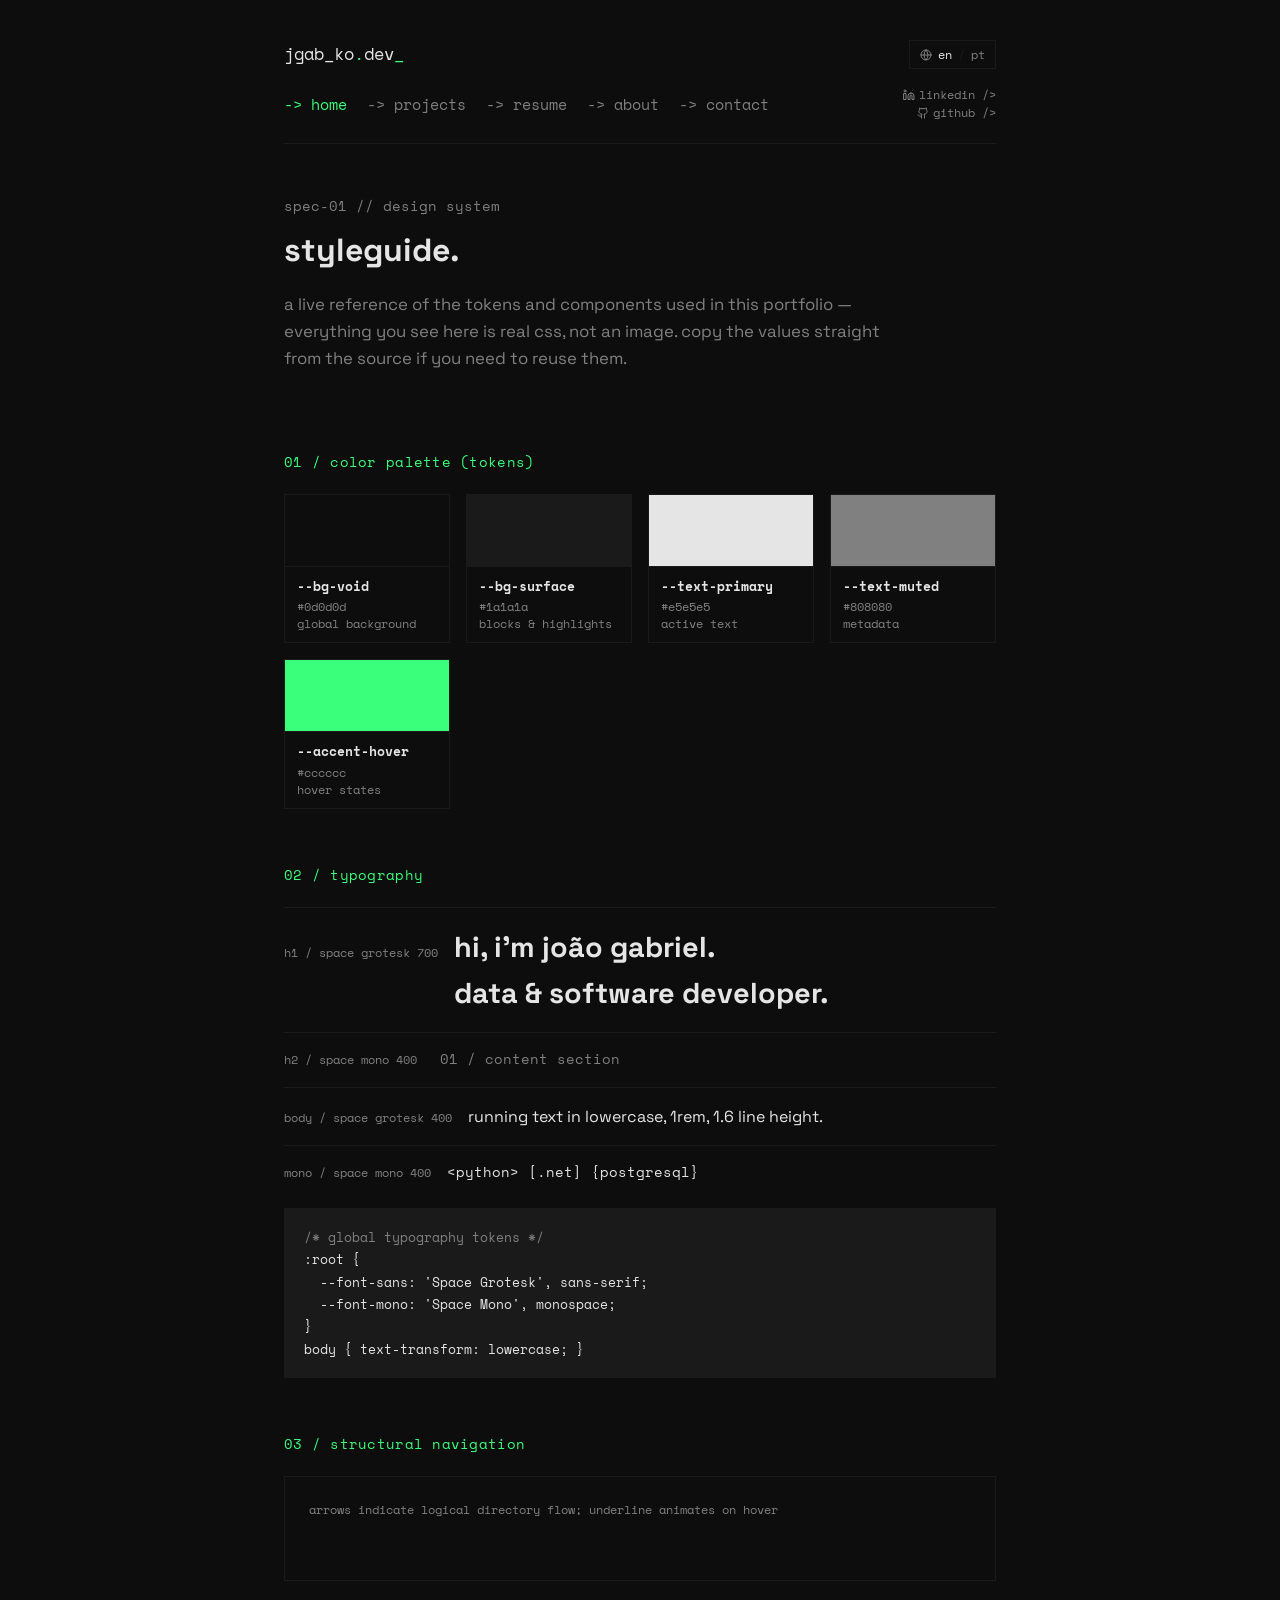
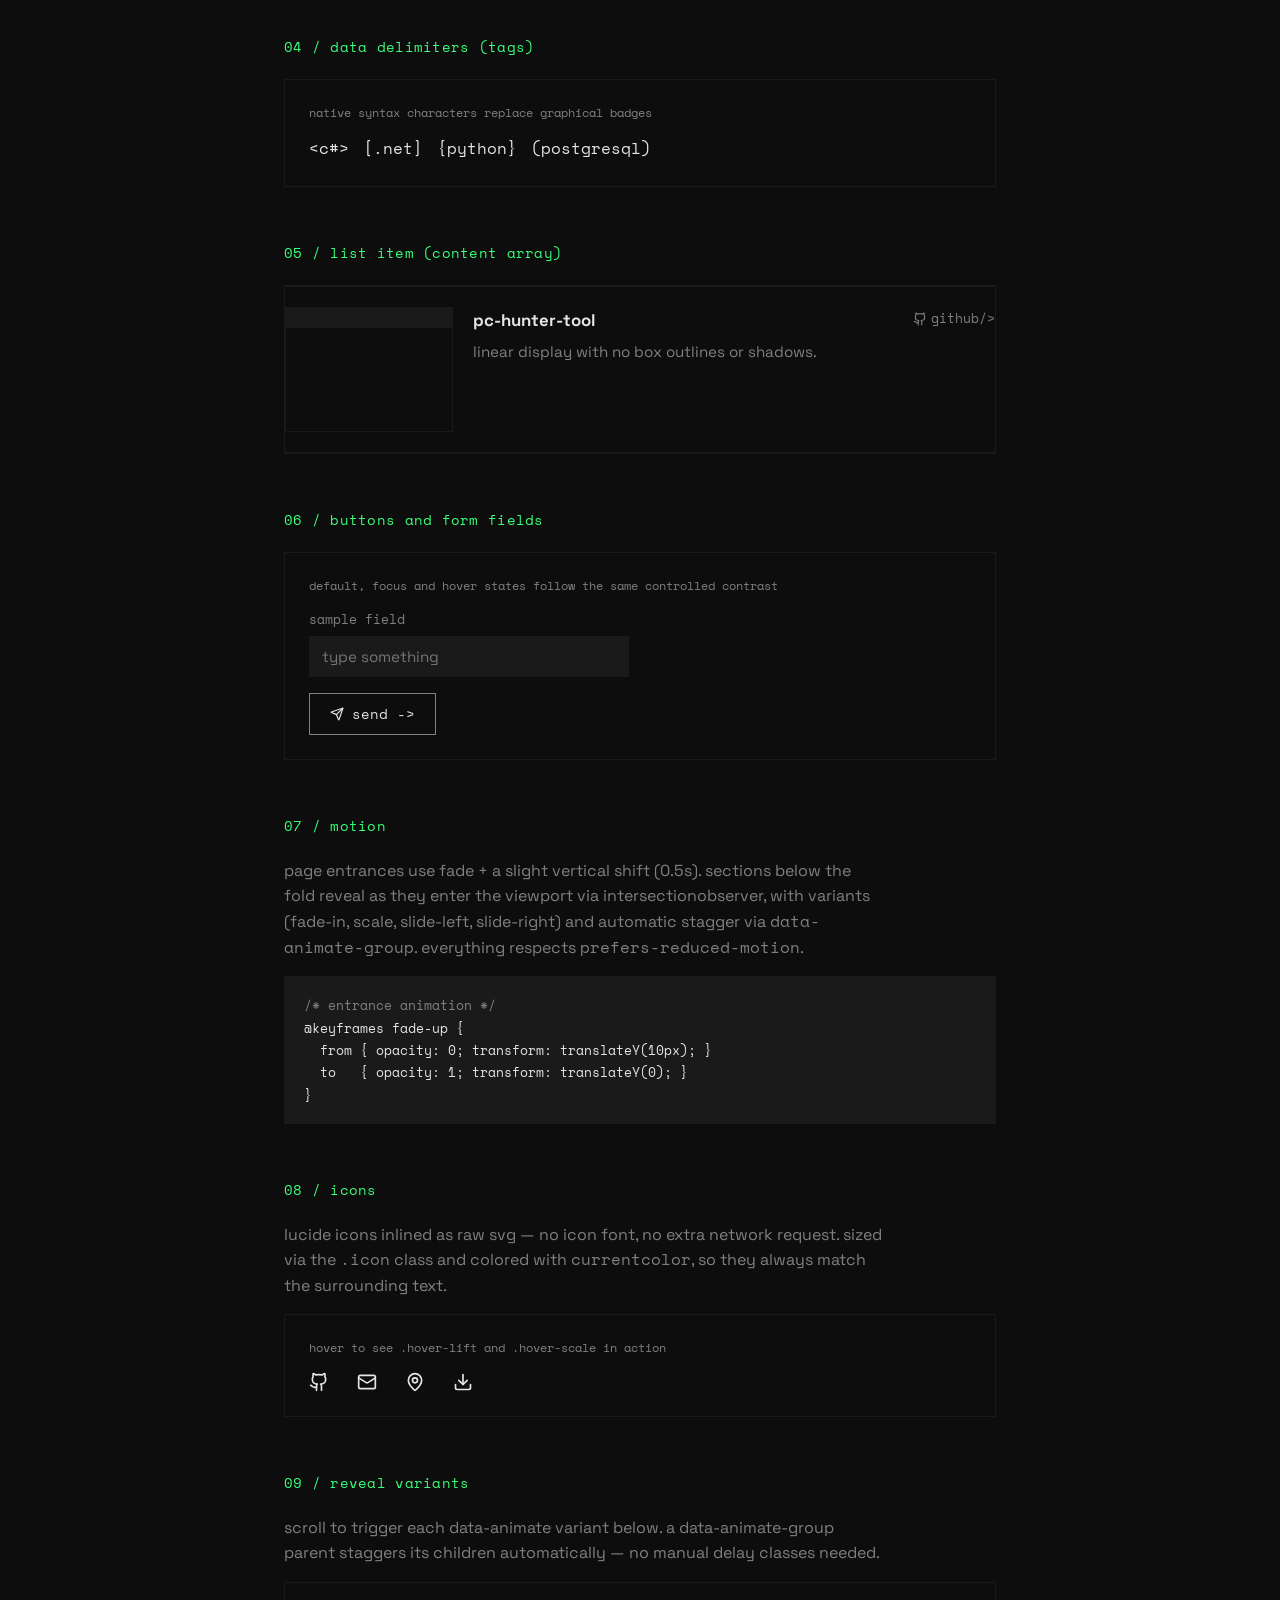
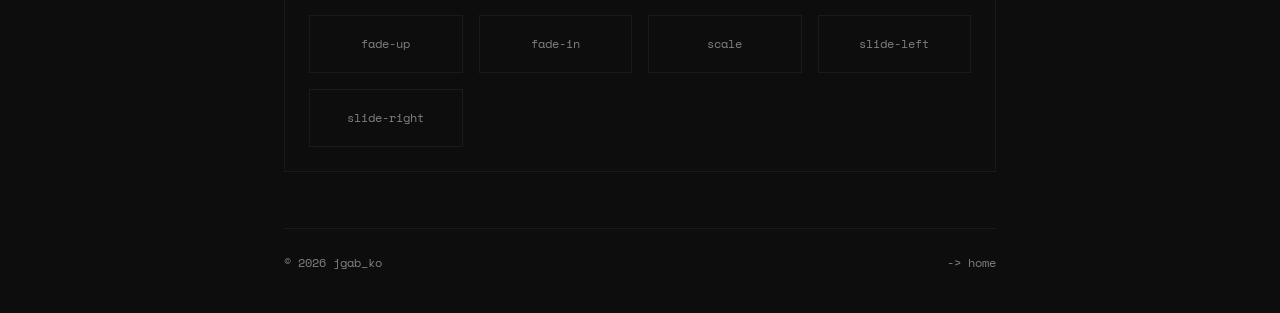
<file: styleguide.html>
<!DOCTYPE html>
<html lang="en">
<head>
<meta charset="UTF-8">
<meta name="viewport" content="width=device-width, initial-scale=1.0">
<title data-i18n="meta.title.styleguide">styleguide // your name</title>
<meta name="description" data-i18n="meta.desc.styleguide" data-i18n-attr="content" content="design system for the portfolio: color tokens, typography and components.">
<link rel="stylesheet" href="style.css">
</head>
<body>

<div class="wrap">

  <header class="site-header">
    
    <div class="header-top enter enter-1">
      <span class="brand">jgab_ko<span class="dot">.</span>dev</span>
      
      <button type="button" class="lang-toggle" aria-label="change language / mudar idioma">
        <svg class="icon icon-globe" viewBox="0 0 24 24" fill="none" stroke="currentColor" stroke-width="2" stroke-linecap="round" stroke-linejoin="round" aria-hidden="true"><circle cx="12" cy="12" r="10"/><path d="M12 2a14.5 14.5 0 0 0 0 20 14.5 14.5 0 0 0 0-20"/><path d="M2 12h20"/></svg>
        <span class="lang-opt" data-lang-set="en">en</span><span class="lang-sep">/</span><span class="lang-opt" data-lang-set="pt">pt</span>
      </button>
    </div>
    
    <div class="header-bottom enter enter-2">
      <nav class="nav-item-list" aria-label="main navigation">
        <a href="index.html" class="nav-item" aria-current="page" data-i18n="nav.home">-> home</a>
        <a href="projetos.html" class="nav-item" data-i18n="nav.projects">-> projects</a>
        <a href="curriculo.html" class="nav-item" data-i18n="nav.resume">-> resume</a>
        <a href="sobre.html" class="nav-item" data-i18n="nav.about">-> about</a>
        <a href="contato.html" class="nav-item" data-i18n="nav.contact">-> contact</a>
      </nav>

      <div class="header-socials">
        <a href="https://www.linkedin.com/in/jgabrielkochla/" class="nav-ext hover-lift" target="_blank" rel="noopener"><svg class="icon" viewBox="0 0 24 24" fill="none" stroke="currentColor" stroke-width="2" stroke-linecap="round" stroke-linejoin="round" aria-hidden="true"><path d="M16 8a6 6 0 0 1 6 6v7h-4v-7a2 2 0 0 0-2-2 2 2 0 0 0-2 2v7h-4v-7a6 6 0 0 1 6-6z"/><rect width="4" height="12" x="2" y="9"/><circle cx="4" cy="4" r="2"/></svg>linkedin /></a>
        <a href="https://github.com/jgabko" class="nav-ext hover-lift" target="_blank" rel="noopener"><svg class="icon" viewBox="0 0 24 24" fill="none" stroke="currentColor" stroke-width="2" stroke-linecap="round" stroke-linejoin="round" aria-hidden="true"><path d="M15 22v-4a4.8 4.8 0 0 0-1-3.5c3 0 6-2 6-5.5.08-1.25-.27-2.48-1-3.5.28-1.15.28-2.35 0-3.5 0 0-1 0-3 1.5-2.64-.5-5.36-.5-8 0C6 2 5 2 5 2c-.3 1.15-.3 2.35 0 3.5A5.403 5.403 0 0 0 4 9c0 3.5 3 5.5 6 5.5-.39.49-.68 1.05-.85 1.65-.17.6-.22 1.23-.15 1.85v4"/><path d="M9 18c-4.51 2-5-2-7-2"/></svg>github /></a>
      </div>
    </div>

  </header>
  <main>
    <section class="hero enter enter-3">
      <span class="eyebrow">spec-01 // design system</span>
      <h1>styleguide.</h1>
      <p class="lede" data-i18n="styleguide.lede">
        a live reference of the tokens and components used in this portfolio — everything you see here is real css, not an image. copy the values straight from the source if you need to reuse them.
      </p>
    </section>

    <section data-animate>
      <h2><span class="idx" data-i18n="styleguide.colorsHeading">01 / color palette (tokens)</span></h2>
      <div class="swatch-grid">
        <div class="swatch">
          <div class="swatch-color" style="background:var(--bg-void)"></div>
          <div class="swatch-meta"><strong>--bg-void</strong>#0d0d0d<br><span data-i18n="styleguide.swatch1Desc">global background</span></div>
        </div>
        <div class="swatch">
          <div class="swatch-color" style="background:var(--bg-surface)"></div>
          <div class="swatch-meta"><strong>--bg-surface</strong>#1a1a1a<br><span data-i18n="styleguide.swatch2Desc">blocks &amp; highlights</span></div>
        </div>
        <div class="swatch">
          <div class="swatch-color" style="background:var(--text-primary)"></div>
          <div class="swatch-meta"><strong>--text-primary</strong>#e5e5e5<br><span data-i18n="styleguide.swatch3Desc">active text</span></div>
        </div>
        <div class="swatch">
          <div class="swatch-color" style="background:var(--text-muted)"></div>
          <div class="swatch-meta"><strong>--text-muted</strong>#808080<br><span data-i18n="styleguide.swatch4Desc">metadata</span></div>
        </div>
        <div class="swatch">
          <div class="swatch-color" style="background:var(--accent-hover)"></div>
          <div class="swatch-meta"><strong>--accent-hover</strong>#cccccc<br><span data-i18n="styleguide.swatch5Desc">hover states</span></div>
        </div>
      </div>
    </section>

    <section data-animate>
      <h2><span class="idx" data-i18n="styleguide.typeHeading">02 / typography</span></h2>

      <div class="specimen-row">
        <span class="specimen-label">h1 / space grotesk 700</span>
        <span class="specimen-sample" style="font-size:1.8rem;font-weight:700" data-i18n="home.heroTitle" data-i18n-html>hi, i'm your name.</span>
      </div>
      <div class="specimen-row">
        <span class="specimen-label">h2 / space mono 400</span>
        <span class="specimen-sample" style="font-family:var(--font-mono);font-size:0.85rem;color:var(--text-muted)" data-i18n="styleguide.specimenH2Sample">01 / content section</span>
      </div>
      <div class="specimen-row">
        <span class="specimen-label">body / space grotesk 400</span>
        <span class="specimen-sample" data-i18n="styleguide.specimenBodySample">running text in lowercase, 1rem, 1.6 line height.</span>
      </div>
      <div class="specimen-row">
        <span class="specimen-label">mono / space mono 400</span>
        <span class="specimen-sample" style="font-family:var(--font-mono);font-size:0.85rem">&lt;python&gt; [.net] {postgresql}</span>
      </div>

      <div class="code-block"><span class="c" data-i18n="styleguide.codeTypeComment">/* global typography tokens */</span><br>
:root {<br>
&nbsp;&nbsp;--font-sans: 'Space Grotesk', sans-serif;<br>
&nbsp;&nbsp;--font-mono: 'Space Mono', monospace;<br>
}<br>
body { text-transform: lowercase; }</div>
    </section>

    <section data-animate>
      <h2><span class="idx" data-i18n="styleguide.navHeading">03 / structural navigation</span></h2>
      <div class="component-demo">
        <div class="demo-caption" data-i18n="styleguide.navCaption">arrows indicate logical directory flow; underline animates on hover</div>
        <nav class="nav-item-list" style="font-family:var(--font-mono);font-size:0.9rem;gap:20px">
          <a href="#" class="nav-item" onclick="return false" data-i18n="styleguide.navDemo1">-> /about</a>
          <a href="#" class="nav-item" onclick="return false" data-i18n="styleguide.navDemo2">-> /projects</a>
          <a href="#" class="nav-ext hover-lift" onclick="return false"><svg class="icon" viewBox="0 0 24 24" fill="none" stroke="currentColor" stroke-width="2" stroke-linecap="round" stroke-linejoin="round" aria-hidden="true"><path d="M15 22v-4a4.8 4.8 0 0 0-1-3.5c3 0 6-2 6-5.5.08-1.25-.27-2.48-1-3.5.28-1.15.28-2.35 0-3.5 0 0-1 0-3 1.5-2.64-.5-5.36-.5-8 0C6 2 5 2 5 2c-.3 1.15-.3 2.35 0 3.5A5.403 5.403 0 0 0 4 9c0 3.5 3 5.5 6 5.5-.39.49-.68 1.05-.85 1.65-.17.6-.22 1.23-.15 1.85v4"/><path d="M9 18c-4.51 2-5-2-7-2"/></svg>github /></a>
        </nav>
      </div>
    </section>

    <section data-animate>
      <h2><span class="idx" data-i18n="styleguide.tagsHeading">04 / data delimiters (tags)</span></h2>
      <div class="component-demo">
        <div class="demo-caption" data-i18n="styleguide.tagsCaption">native syntax characters replace graphical badges</div>
        <div class="tags" style="font-size:1rem;color:var(--text-primary)">
          <span>&lt;c#&gt;</span>
          <span>[.net]</span>
          <span>{python}</span>
          <span>(postgresql)</span>
        </div>
      </div>
    </section>

    <section data-animate>
      <h2><span class="idx" data-i18n="styleguide.listHeading">05 / list item (content array)</span></h2>
      <div class="component-demo" style="padding:0">
        <div class="project-array">
          <a class="project-item" href="#" onclick="return false">
            <div class="project-media">
              <div class="project-chrome"><span class="dot"></span><span class="dot"></span><span class="dot"></span></div>
              <div class="project-thumb"></div>
            </div>
            <div class="project-body">
              <div class="project-head">
                <span class="project-name">pc-hunter-tool</span>
                <span class="project-links"><svg class="icon" viewBox="0 0 24 24" fill="none" stroke="currentColor" stroke-width="2" stroke-linecap="round" stroke-linejoin="round" aria-hidden="true"><path d="M15 22v-4a4.8 4.8 0 0 0-1-3.5c3 0 6-2 6-5.5.08-1.25-.27-2.48-1-3.5.28-1.15.28-2.35 0-3.5 0 0-1 0-3 1.5-2.64-.5-5.36-.5-8 0C6 2 5 2 5 2c-.3 1.15-.3 2.35 0 3.5A5.403 5.403 0 0 0 4 9c0 3.5 3 5.5 6 5.5-.39.49-.68 1.05-.85 1.65-.17.6-.22 1.23-.15 1.85v4"/><path d="M9 18c-4.51 2-5-2-7-2"/></svg>github/></span>
              </div>
              <p class="project-desc" data-i18n="styleguide.listDemoDesc">linear display with no box outlines or shadows.</p>
            </div>
          </a>
        </div>
      </div>
    </section>

    <section data-animate>
      <h2><span class="idx" data-i18n="styleguide.formHeading">06 / buttons and form fields</span></h2>
      <div class="component-demo">
        <div class="demo-caption" data-i18n="styleguide.formCaption">default, focus and hover states follow the same controlled contrast</div>
        <div class="field" style="max-width:320px;margin-bottom:16px">
          <label for="demo-input" data-i18n="styleguide.fieldLabel">sample field</label>
          <input type="text" id="demo-input" data-i18n="styleguide.fieldPlaceholder" data-i18n-attr="placeholder" placeholder="type something">
        </div>
        <button type="button" class="submit-btn" onclick="return false"><svg class="icon" viewBox="0 0 24 24" fill="none" stroke="currentColor" stroke-width="2" stroke-linecap="round" stroke-linejoin="round" aria-hidden="true"><path d="M14.536 21.686a.5.5 0 0 0 .937-.024l6.5-19a.496.496 0 0 0-.635-.635l-19 6.5a.5.5 0 0 0-.024.937l7.93 3.18a2 2 0 0 1 1.112 1.11z"/><path d="m21.854 2.147-10.94 10.939"/></svg> <span data-i18n="contact.submit">send -></span></button>
      </div>
    </section>

    <section data-animate>
      <h2><span class="idx" data-i18n="styleguide.motionHeading">07 / motion</span></h2>
      <p class="muted" style="max-width:60ch" data-i18n="styleguide.motionDesc" data-i18n-html>
        page entrances use fade + a slight vertical shift (0.5s). sections below the fold reveal as they enter the viewport via intersectionobserver. everything respects <code>prefers-reduced-motion</code>.
      </p>
      <div class="code-block"><span class="c" data-i18n="styleguide.codeMotionComment">/* entrance animation */</span><br>
@keyframes fade-up {<br>
&nbsp;&nbsp;from { opacity: 0; transform: translateY(10px); }<br>
&nbsp;&nbsp;to &nbsp;&nbsp;{ opacity: 1; transform: translateY(0); }<br>
}</div>
    </section>

    <section data-animate>
      <h2><span class="idx" data-i18n="styleguide.iconsHeading">08 / icons</span></h2>
      <p class="muted" style="max-width:60ch" data-i18n="styleguide.iconsDesc" data-i18n-html>
        lucide icons inlined as raw svg — no icon font, no extra network request. sized via the <code>.icon</code> class and colored with <code>currentColor</code>, so they always match the surrounding text.
      </p>
      <div class="component-demo">
        <div class="demo-caption" data-i18n="styleguide.iconsCaption">hover to see .hover-lift and .hover-scale in action</div>
        <div style="display:flex;gap:28px;align-items:center;color:var(--text-primary)">
          <span class="hover-lift" style="display:inline-flex"><svg class="icon" style="width:20px;height:20px" viewBox="0 0 24 24" fill="none" stroke="currentColor" stroke-width="2" stroke-linecap="round" stroke-linejoin="round" aria-hidden="true"><path d="M15 22v-4a4.8 4.8 0 0 0-1-3.5c3 0 6-2 6-5.5.08-1.25-.27-2.48-1-3.5.28-1.15.28-2.35 0-3.5 0 0-1 0-3 1.5-2.64-.5-5.36-.5-8 0C6 2 5 2 5 2c-.3 1.15-.3 2.35 0 3.5A5.403 5.403 0 0 0 4 9c0 3.5 3 5.5 6 5.5-.39.49-.68 1.05-.85 1.65-.17.6-.22 1.23-.15 1.85v4"/><path d="M9 18c-4.51 2-5-2-7-2"/></svg></span>
          <span class="hover-scale" style="display:inline-flex"><svg class="icon" style="width:20px;height:20px" viewBox="0 0 24 24" fill="none" stroke="currentColor" stroke-width="2" stroke-linecap="round" stroke-linejoin="round" aria-hidden="true"><rect width="20" height="16" x="2" y="4" rx="2"/><path d="m22 7-8.97 5.7a1.94 1.94 0 0 1-2.06 0L2 7"/></svg></span>
          <span class="hover-lift" style="display:inline-flex"><svg class="icon" style="width:20px;height:20px" viewBox="0 0 24 24" fill="none" stroke="currentColor" stroke-width="2" stroke-linecap="round" stroke-linejoin="round" aria-hidden="true"><path d="M20 10c0 4.993-5.539 10.193-7.399 11.799a1 1 0 0 1-1.202 0C9.539 20.193 4 14.993 4 10a8 8 0 0 1 16 0"/><circle cx="12" cy="10" r="3"/></svg></span>
          <span class="hover-scale" style="display:inline-flex"><svg class="icon" style="width:20px;height:20px" viewBox="0 0 24 24" fill="none" stroke="currentColor" stroke-width="2" stroke-linecap="round" stroke-linejoin="round" aria-hidden="true"><path d="M12 15V3"/><path d="M3 15v4a2 2 0 0 0 2 2h14a2 2 0 0 0 2-2v-4"/><path d="m7 10 5 5 5-5"/></svg></span>
        </div>
      </div>
    </section>

    <section data-animate>
      <h2><span class="idx" data-i18n="styleguide.variantsHeading">09 / reveal variants</span></h2>
      <p class="muted" style="max-width:60ch" data-i18n="styleguide.variantsDesc">
        scroll to trigger each data-animate variant below. a data-animate-group parent staggers its children automatically — no manual delay classes needed.
      </p>
      <div class="component-demo">
        <div class="swatch-grid" data-animate-group>
          <div class="swatch" data-animate="fade-up" style="padding:18px;text-align:center;font-family:var(--font-mono);font-size:0.78rem;color:var(--text-muted)">fade-up</div>
          <div class="swatch" data-animate="fade-in" style="padding:18px;text-align:center;font-family:var(--font-mono);font-size:0.78rem;color:var(--text-muted)">fade-in</div>
          <div class="swatch" data-animate="scale" style="padding:18px;text-align:center;font-family:var(--font-mono);font-size:0.78rem;color:var(--text-muted)">scale</div>
          <div class="swatch" data-animate="slide-left" style="padding:18px;text-align:center;font-family:var(--font-mono);font-size:0.78rem;color:var(--text-muted)">slide-left</div>
          <div class="swatch" data-animate="slide-right" style="padding:18px;text-align:center;font-family:var(--font-mono);font-size:0.78rem;color:var(--text-muted)">slide-right</div>
        </div>
      </div>
    </section>
  </main>

  <footer class="site-footer">
    <span>&copy; 2026 jgab_ko</span>
    <a href="index.html" data-i18n="footer.backHome">-> home</a>
  </footer>

</div>

<script src="script.js"></script>
</body>
</html>
</file>
<file: style.css>
/* ==========================================================
   spec-01 // design system — implementação
   ========================================================== */

@import url('https://fonts.googleapis.com/css2?family=Space+Grotesk:wght@400;500;700&family=Space+Mono:wght@400;700&display=swap');

:root {
  --bg-void: #0d0d0d;
  --bg-surface: #1a1a1a;
  --text-primary: #e5e5e5;
  --text-muted: #808080;
  --accent-hover: #39ff7a;
  --accent-green: #39ff7a;
  --accent-green-soft: rgba(57, 255, 122, 0.12);

  --font-sans: 'Space Grotesk', 'Segoe UI', sans-serif;
  --font-mono: 'Space Mono', 'Courier New', monospace;

  --max-width: 760px;
  --gutter: 24px;
}

* {
  box-sizing: border-box;
  margin: 0;
  padding: 0;
}

html {
  scroll-behavior: smooth;
}

html, body {
  background-color: var(--bg-void);
  color: var(--text-primary);
  font-family: var(--font-sans);
  text-transform: lowercase;
  -webkit-font-smoothing: antialiased;
  min-height: 100%;
}

body {
  display: flex;
  flex-direction: column;
  min-height: 100vh;
  line-height: 1.6;
}

a {
  color: inherit;
  text-decoration: none;
  transition: color 0.15s ease;
}

a:hover, a:focus-visible {
  color: var(--accent-hover);
}

a:focus-visible, button:focus-visible {
  outline: 1px dashed var(--text-muted);
  outline-offset: 4px;
}

pre, code {
  font-family: var(--font-mono);
}

/* ---------- layout shell ---------- */

.wrap {
  width: 100%;
  max-width: var(--max-width);
  margin: 0 auto;
  padding: 0 var(--gutter);
  flex: 1;
  display: flex;
  flex-direction: column;
}

/* ---------- header / nav ---------- */

header.site-header {
  display: flex;
  flex-direction: column;
  gap: 20px; /* Distância entre a linha de cima e a de baixo */
  padding: 40px 0 24px;
  border-bottom: 1px solid var(--bg-surface);
  margin-bottom: 40px;
}

/* Linha superior: Logo e Botão de Idioma */
.header-top {
  display: flex;
  justify-content: space-between;
  align-items: center;
  flex-wrap: wrap;
  gap: 16px;
}

.brand {
  font-family: var(--font-mono);
  font-size: 1.05rem;
  color: var(--text-primary);
  display: block;
}

.brand .dot {
  color: var(--accent-green);
}

.brand::after {
  content: '_';
  color: var(--accent-green);
  animation: blink 1.1s steps(1) infinite;
}

/* Linha inferior: Menu e Redes Sociais */
.header-bottom {
  display: flex;
  justify-content: space-between;
  align-items: center; /* Centraliza a navegação exatamente no meio das duas redes empilhadas */
  flex-wrap: wrap;
  gap: 16px 20px;
}

/* Navegação Principal */
nav.nav-item-list {
  display: flex;
  flex-wrap: wrap;
  gap: 12px 20px;
  font-family: var(--font-mono);
  font-size: 0.95rem;
}

/* Redes Sociais Empilhadas (Menores e alinhadas à direita) */
.header-socials {
  display: flex;
  flex-direction: column;
  align-items: flex-end; /* Encosta os textos à direita */
  gap: 6px; /* Define o espaço central por onde passa a "linha imaginária" do menu */
}

.header-socials .nav-ext {
  font-family: var(--font-mono);
  font-size: 0.72rem; /* Deixa as redes menores */
  color: var(--text-muted);
  line-height: 1; /* Remove espaços inúteis em cima e em baixo da fonte para alinhar perfeitamente */
}
nav.nav-item-list .spacer {
  flex: 1;
}

.nav-item {
  color: var(--text-muted);
  white-space: nowrap;
}

.nav-item[aria-current="page"] {
  color: var(--accent-green);
}

.nav-item:hover {
  color: var(--accent-hover);
}

.nav-ext {
  color: var(--text-muted);
  white-space: nowrap;
}

.nav-ext-list {
  display: flex;
  flex-direction: column; /* Empilha os links verticalmente */
  align-items: flex-end;   /* Mantém ambos encostados à direita */
  gap: 6px;                /* Define um espaçamento vertical menor e mais elegante */
  font-family: var(--font-mono);
  font-size: 0.78rem;
  margin-top: 10px;
}

.lang-toggle {
  background: none;
  border: 1px solid var(--bg-surface);
  font-family: var(--font-mono);
  font-size: 0.78rem;
  color: var(--text-muted);
  padding: 4px 10px;
  cursor: pointer;
  display: inline-flex;
  align-items: center;
  gap: 6px;
  text-transform: lowercase;
  transition: border-color 0.15s ease;
}

/* ---------- ícones (lucide, svg inline) ---------- */

.icon {
  width: 14px;
  height: 14px;
  stroke: currentColor;
  vertical-align: -2px;
  flex-shrink: 0;
}

.header-socials .nav-ext .icon {
  margin-right: 4px;
  width: 12px;
  height: 12px;
}

.icon-globe {
  width: 12px;
  height: 12px;
  color: var(--text-muted);
}

.lang-toggle:hover {
  border-color: var(--text-muted);
}

.lang-opt {
  color: var(--text-muted);
  transition: color 0.15s ease;
}

.lang-opt.active {
  color: var(--text-primary);
}

.lang-sep {
  color: var(--bg-surface);
}

/* ---------- headings & text ---------- */

h1 {
  font-size: clamp(1.5rem, 4vw, 2rem);
  font-weight: 700;
  line-height: 1.3;
  margin-bottom: 16px;
}

h2 {
  font-family: var(--font-mono);
  font-size: 0.85rem;
  color: var(--text-muted);
  font-weight: 400;
  margin-bottom: 20px;
  letter-spacing: 0.02em;
}

h2 .idx {
  color: var(--accent-green);
}

p {
  color: var(--text-primary);
  margin-bottom: 16px;
  max-width: 60ch;
}

.muted {
  color: var(--text-muted);
}

section {
  margin-bottom: 56px;
}

/* ---------- tags (delimitadores sintáticos) ---------- */

.tags {
  display: flex;
  flex-wrap: wrap;
  gap: 8px 14px;
  font-family: var(--font-mono);
  font-size: 0.85rem;
  color: var(--text-muted);
}

/* ---------- project list ---------- */

.project-array {
  display: flex;
  flex-direction: column;
}

.project-item {
  display: flex;
  gap: 20px;
  align-items: flex-start;
  padding: 20px 0;
  border-top: 1px solid var(--bg-surface);
  color: var(--text-primary);
}

.project-item:last-child {
  border-bottom: 1px solid var(--bg-surface);
}

.project-item:hover {
  background-color: var(--bg-surface);
  border-left: 2px solid var(--accent-green);
}

.project-item:hover .project-links {
  color: var(--accent-hover);
}

/* thumbnail: moldura tipo "janela de terminal" — combina com a identidade
   do site mesmo antes da imagem real ser adicionada (fallback listrado) */

.project-media {
  flex-shrink: 0;
  width: 168px;
  border: 1px solid var(--bg-surface);
  overflow: hidden;
}

.project-chrome {
  display: flex;
  gap: 5px;
  padding: 7px 8px;
  background-color: var(--bg-surface);
}

.project-chrome .dot {
  width: 6px;
  height: 6px;
  border-radius: 50%;
  background-color: var(--text-muted);
  opacity: 0.5;
}

.project-thumb {
  position: relative;
  aspect-ratio: 16 / 10;
  overflow: hidden;
  background-color: var(--bg-void);
  background-image: repeating-linear-gradient(135deg, var(--bg-surface) 0 2px, transparent 2px 9px);
}

.project-thumb img {
  position: absolute;
  inset: 0;
  width: 100%;
  height: 100%;
  object-fit: cover;
  transition: transform 0.4s ease;
}

.project-item:hover .project-thumb img {
  transform: scale(1.06);
}

.project-body {
  flex: 1;
  min-width: 0;
}

.project-head {
  display: flex;
  align-items: baseline;
  justify-content: space-between;
  gap: 12px;
  flex-wrap: wrap;
  margin-bottom: 6px;
}

.project-name {
  font-weight: 700;
  font-size: 1.05rem;
}

.project-links {
  font-family: var(--font-mono);
  font-size: 0.8rem;
  color: var(--text-muted);
  white-space: nowrap;
  display: inline-flex;
  align-items: center;
  gap: 4px;
}

.project-desc {
  color: var(--text-muted);
  max-width: 60ch;
  font-size: 0.95rem;
}

.project-tags {
  margin-top: 10px;
}

/* ---------- resume / curriculo ---------- */

.entry {
  padding: 18px 0;
  border-top: 1px solid var(--bg-surface);
}

.entry:last-child {
  border-bottom: 1px solid var(--bg-surface);
}

.entry-head {
  display: flex;
  justify-content: space-between;
  gap: 12px;
  flex-wrap: wrap;
  margin-bottom: 4px;
}

.entry-title {
  font-weight: 700;
}

.entry-date {
  font-family: var(--font-mono);
  font-size: 0.8rem;
  color: var(--text-muted);
  white-space: nowrap;
}

.entry-org {
  font-family: var(--font-mono);
  font-size: 0.85rem;
  color: var(--text-muted);
  margin-bottom: 8px;
  display: block;
}

.entry-desc {
  font-size: 0.95rem;
  color: var(--text-primary);
}

.skill-groups {
  display: grid;
  grid-template-columns: repeat(auto-fit, minmax(180px, 1fr));
  gap: 24px;
  margin-top: 8px;
}

.skill-group h3 {
  font-family: var(--font-mono);
  font-size: 0.8rem;
  color: var(--text-muted);
  font-weight: 400;
  margin-bottom: 8px;
  display: flex;
  align-items: center;
  gap: 6px;
}

.skill-group .tags {
  color: var(--text-primary);
}

.download-cta {
  display: inline-flex;
  align-items: center;
  gap: 8px;
  font-family: var(--font-mono);
  font-size: 0.85rem;
  color: var(--text-primary);
  border: 1px solid var(--bg-surface);
  padding: 10px 16px;
  margin-top: 8px;
}

.download-cta:hover {
  background-color: var(--bg-surface);
  color: var(--accent-hover);
}

/* ---------- contact ---------- */

.contact-list {
  display: flex;
  flex-direction: column;
}

.contact-item {
  display: flex;
  justify-content: space-between;
  align-items: baseline;
  padding: 16px 0;
  border-top: 1px solid var(--bg-surface);
  gap: 12px;
  flex-wrap: wrap;
}

.contact-item:last-child {
  border-bottom: 1px solid var(--bg-surface);
}

.contact-label {
  font-family: var(--font-mono);
  font-size: 0.8rem;
  color: var(--text-muted);
  display: inline-flex;
  align-items: center;
  gap: 6px;
}

.contact-value {
  font-size: 1rem;
}

form.contact-form {
  display: flex;
  flex-direction: column;
  gap: 16px;
  margin-top: 8px;
}

.field label {
  display: block;
  font-family: var(--font-mono);
  font-size: 0.8rem;
  color: var(--text-muted);
  margin-bottom: 6px;
}

.field input,
.field textarea {
  width: 100%;
  background-color: var(--bg-surface);
  border: 1px solid var(--bg-surface);
  color: var(--text-primary);
  font-family: var(--font-sans);
  font-size: 0.95rem;
  padding: 10px 12px;
  text-transform: lowercase;
}

.field input:focus,
.field textarea:focus {
  outline: none;
  border-color: var(--accent-green);
}

.field textarea {
  min-height: 120px;
  resize: vertical;
}

.submit-btn {
  align-self: flex-start;
  background: none;
  border: 1px solid var(--text-muted);
  color: var(--text-primary);
  font-family: var(--font-mono);
  font-size: 0.85rem;
  padding: 10px 20px;
  cursor: pointer;
  text-transform: lowercase;
  transition: all 0.15s ease;
  display: inline-flex;
  align-items: center;
  gap: 8px;
}

.submit-btn:hover {
  background-color: var(--accent-green);
  color: var(--bg-void);
  border-color: var(--accent-green);
}

/* ---------- styleguide ---------- */

.swatch-grid {
  display: grid;
  grid-template-columns: repeat(auto-fill, minmax(150px, 1fr));
  gap: 16px;
  margin-top: 8px;
}

.swatch {
  border: 1px solid var(--bg-surface);
}

.swatch-color {
  height: 72px;
  border-bottom: 1px solid var(--bg-surface);
}

.swatch-meta {
  padding: 10px 12px;
  font-family: var(--font-mono);
  font-size: 0.72rem;
  color: var(--text-muted);
  line-height: 1.5;
}

.swatch-meta strong {
  display: block;
  color: var(--text-primary);
  font-size: 0.8rem;
  margin-bottom: 2px;
}

.specimen-row {
  padding: 16px 0;
  border-top: 1px solid var(--bg-surface);
  display: flex;
  align-items: baseline;
  justify-content: space-between;
  gap: 16px;
  flex-wrap: wrap;
}

.specimen-row:last-child {
  border-bottom: 1px solid var(--bg-surface);
}

.specimen-label {
  font-family: var(--font-mono);
  font-size: 0.72rem;
  color: var(--text-muted);
  min-width: 140px;
}

.specimen-sample {
  flex: 1;
  min-width: 200px;
}

.code-block {
  background-color: var(--bg-surface);
  padding: 18px 20px;
  overflow-x: auto;
  font-family: var(--font-mono);
  font-size: 0.82rem;
  color: var(--text-primary);
  line-height: 1.7;
  text-transform: none;
  margin-top: 8px;
}

.code-block .c { color: var(--text-muted); }

.component-demo {
  border: 1px solid var(--bg-surface);
  padding: 24px;
  margin-top: 8px;
}

.component-demo + .component-demo {
  margin-top: 16px;
}

.demo-caption {
  font-family: var(--font-mono);
  font-size: 0.72rem;
  color: var(--text-muted);
  margin-bottom: 14px;
  text-transform: lowercase;
}

/* ---------- footer ---------- */

footer.site-footer {
  margin-top: auto;
  padding: 24px 0 40px;
  border-top: 1px solid var(--bg-surface);
  font-family: var(--font-mono);
  font-size: 0.78rem;
  color: var(--text-muted);
  display: flex;
  justify-content: space-between;
  flex-wrap: wrap;
  gap: 8px;
}

/* ---------- home hero ---------- */

.hero {
  padding: 12px 0 8px;
}

.hero .eyebrow {
  font-family: var(--font-mono);
  font-size: 0.85rem;
  color: var(--text-muted);
  margin-bottom: 12px;
  display: block;
}

.hero h1 {
  margin-bottom: 20px;
}

.hero .lede {
  color: var(--text-muted);
  font-size: 1.05rem;
  max-width: 55ch;
}

.home-links {
  display: flex;
  gap: 24px;
  margin-top: 28px;
  font-family: var(--font-mono);
  font-size: 0.9rem;
}

.home-links a {
  color: var(--text-primary);
  display: inline-flex;
  align-items: center;
  gap: 6px;
}

.home-links a:hover {
  color: var(--accent-hover);
}

/* ==========================================================
   animação — entrada de página + scroll reveal
   ========================================================== */

@keyframes blink {
  0%, 45% { opacity: 1; }
  50%, 100% { opacity: 0; }
}

@keyframes fade-up {
  from { opacity: 0; transform: translateY(10px); }
  to   { opacity: 1; transform: translateY(0); }
}

/* entrada imediata: header + hero, com stagger por ordem de aparição */
.enter {
  opacity: 0;
  animation: fade-up 0.5s ease forwards;
}

.enter-1 { animation-delay: 0.02s; }
.enter-2 { animation-delay: 0.10s; }
.enter-3 { animation-delay: 0.18s; }
.enter-4 { animation-delay: 0.26s; }
.enter-5 { animation-delay: 0.34s; }

/* reveal ao rolar: seções abaixo da dobra
   variantes via data-animate="fade-in|scale|slide-left|slide-right"
   (sem valor = fade-up, comportamento padrão/legado) */
[data-animate] {
  opacity: 0;
  transform: translateY(14px);
  transition: opacity 0.5s ease, transform 0.5s ease;
  transition-delay: calc(var(--stagger-index, 0) * 0.07s);
}

[data-animate="fade-in"]    { transform: none; }
[data-animate="scale"]      { transform: scale(0.94); }
[data-animate="slide-left"]  { transform: translateX(-18px); }
[data-animate="slide-right"] { transform: translateX(18px); }

[data-animate].in-view {
  opacity: 1;
  transform: none;
}

/* utilitárias de hover, reaproveitáveis por qualquer componente (ícones, botões, cards) */
.hover-lift {
  transition: transform 0.2s ease;
}
.hover-lift:hover {
  transform: translateY(-3px);
}

.hover-scale {
  transition: transform 0.2s ease;
}
.hover-scale:hover {
  transform: scale(1.08);
}

/* sublinhado animado nos links de navegação */
.nav-item, .nav-ext {
  position: relative;
}

.nav-item::after, .nav-ext::after {
  content: '';
  position: absolute;
  left: 0;
  bottom: -3px;
  width: 100%;
  height: 1px;
  background-color: var(--accent-hover);
  transform: scaleX(0);
  transform-origin: left;
  transition: transform 0.2s ease;
}

.nav-item:hover::after, .nav-ext:hover::after {
  transform: scaleX(1);
}

/* leve elevação nos itens de lista ao passar o mouse */
.project-item, .entry, .contact-item {
  transition: background-color 0.15s ease, padding-left 0.2s ease;
}

.project-item:hover, .entry:hover {
  padding-left: 8px;
}

/* ---------- responsive ---------- */

@media (max-width: 480px) {
  :root { --gutter: 18px; }
  header.site-header { padding-top: 28px; }
  section { margin-bottom: 40px; }
  .entry-head, .project-head, .contact-item { flex-direction: column; gap: 2px; }
  .project-item { flex-direction: column; }
  .project-media { width: 100%; }
}

/* ---------- reduced motion ---------- */

@media (prefers-reduced-motion: reduce) {
  html { scroll-behavior: auto; }
  a, .submit-btn, .project-item, .entry, .nav-item::after, .nav-ext::after,
  .hover-lift, .hover-scale, .project-thumb img {
    transition: none;
  }
  .hover-lift:hover, .hover-scale:hover, .project-item:hover .project-thumb img {
    transform: none;
  }
  .brand::after {
    animation: none;
    opacity: 1;
  }
  .enter {
    opacity: 1;
    animation: none;
  }
  [data-animate] {
    opacity: 1;
    transform: none;
    transition: none;
  }
}
</file>
